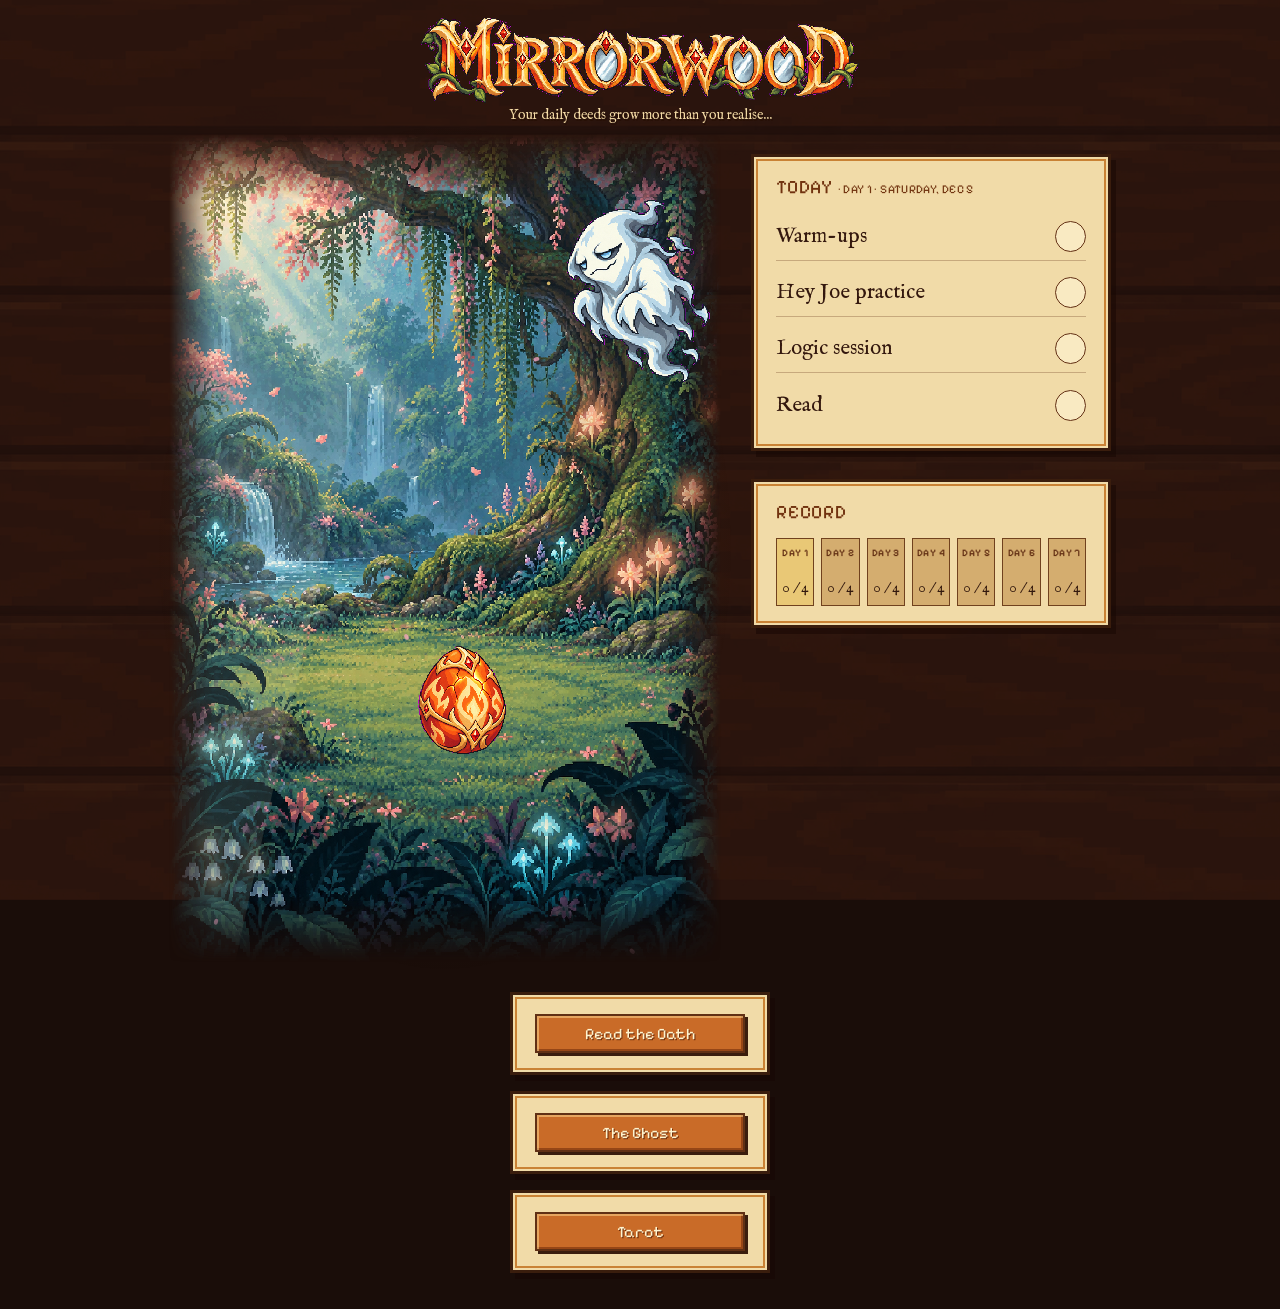
<file: index.html>
<!doctype html>
<html lang="en">
<head>
  <meta charset="utf-8">
  <meta name="viewport" content="width=device-width, initial-scale=1">
  <title>Mirrorwood — Seven Days</title>
  <link rel="stylesheet" href="fonts.css">
  <link rel="stylesheet" href="styles.css">
  <link rel="stylesheet" href="scene-fade.css">
  <link rel="stylesheet" href="drawers.css">
  <link rel="stylesheet" href="tarot.css">
  <link rel="stylesheet" href="record.css">
  <link rel="stylesheet" href="interactions.css">
</head>
<body>
  <img class="wood-backdrop" src="assets/bg-wood.png" alt="" aria-hidden="true">
  <div id="date-override" class="date-override" hidden></div>
  <main class="app-shell">
    <header class="hero">
      <h1 class="visually-hidden">Mirrorwood</h1>
      <img class="wordmark" src="assets/wordmark.png" alt="Mirrorwood">
      <p>Your daily deeds grow more than you realise...</p>
    </header>
    <div class="app-content">
    <section class="scene-column" aria-label="Today's scene">
      <div class="scene-frame-wrap">
      <div id="scene" class="scene">
        <img id="scene-image" class="scene-image" alt="">
        <canvas id="ambient-canvas" class="ambient-canvas" aria-hidden="true"></canvas>
        <div id="ambient-markers" class="ambient-markers" aria-hidden="true"></div>
        <div class="scene-dimmer" aria-hidden="true"></div>
        <div id="scene-flash" class="scene-flash" aria-hidden="true"></div>
        <img id="creature" class="sprite creature" alt="Creature">
        <img id="evolution-form" class="sprite creature evolution-form" alt="" hidden>
        <img id="sword" class="sprite sword" src="assets/sword.png" alt="Sword">
        <i id="sword-edge" class="sword-edge" aria-hidden="true"></i>
        <i id="sword-shimmer" class="sword-shimmer" aria-hidden="true"></i>
        <img id="ghost" class="sprite ghost" src="assets/ghost.png" alt="Ghost">
        <div id="ghost-glitch" class="ghost-glitch" aria-hidden="true"></div>
        <div id="particles" class="particles" aria-hidden="true"></div>
        <i id="shockwave" class="shockwave" aria-hidden="true"></i>
      </div>
      <img class="scene-frame" src="assets/frame.png" alt="" aria-hidden="true">
      </div>
    </section>
    <div id="demo-panel" class="demo-panel drawer-stack" hidden>
    <section class="panel" aria-labelledby="demo-title">
      <h2 id="demo-title">Try it</h2>
      <p>Three days, one deed left on each. Tick it, watch what the day brings, then press Next day.</p>
      <div class="demo-actions"><button id="next-demo-day" type="button">Next day</button><button id="reset-demo" type="button">Reset demo</button><button id="read-demo-oath" class="secondary-action" type="button">Read the Oath</button></div>
    </section>
    </div>
    <section class="side-column" aria-label="Daily tasks and seven-day record">
      <section class="panel tasks-panel" aria-labelledby="tasks-title">
        <h2 id="tasks-title">Today <span id="demo-badge" class="demo-badge" hidden>DEMO</span><span class="task-date">· Day <span id="day-number"></span> · <span id="date-label"></span></span></h2>
        <div id="task-list" class="task-list"></div>
      </section>
      <section class="panel record-panel" aria-labelledby="record-title">
        <h2 id="record-title">Record</h2>
        <div id="record" class="record" aria-label="Seven day record"></div>
      </section>
      <section id="layout-tools" class="layout-tools" hidden aria-label="Layout test tools">
        <label>Layout mode <select id="layout-mode"><option value="sprites">Sprites</option><option value="glows">Glow points</option><option value="glints">Glint points</option></select></label>
        <label>Preview form <select id="form-preview"></select></label>
        <p id="layout-readout"></p>
        <button id="copy-layout" type="button">Copy config</button>
        <div class="layout-replays">
          <button type="button" data-replay="forge">Forge</button>
          <button type="button" data-replay="strike">Strike</button>
          <button type="button" data-replay="hatch">Hatch</button>
          <button type="button" data-replay="evolve">Evolve</button>
        </div>
        <button id="preview-closing" type="button">Preview closing</button>
      </section>
    </section>
    <div id="oath-card" class="oath-card drawer-stack">
      <section class="panel" aria-label="The Oath">
        <button id="read-oath" class="secondary-action" type="button" aria-controls="tarot-drawer" aria-haspopup="dialog">Read the Oath</button>
      </section>
      <section class="panel" aria-label="The Ghost">
        <button id="ghost-open" class="drawer-trigger" type="button" aria-controls="tarot-drawer" aria-haspopup="dialog">The Ghost</button>
      </section>
      <section class="panel" aria-label="Tarot">
        <button id="tarot-open" class="drawer-trigger" type="button" aria-controls="tarot-drawer" aria-haspopup="dialog">Tarot</button>
      </section>
    </div>
    </div>
  </main>
  <section class="about" aria-labelledby="about-title">
    <h2 id="about-title">About</h2>
    <article><h3><img src="assets/ghost.png" alt="">The Ghost</h3><p>It is no great terror, and that is its cunning. It does not roar or strike. It drifts at the edge of the clearing, heavy-lidded and patient, and asks only that you do nothing at all.</p><p>It is made of small things: of later, of tomorrow, of one more hour that was never needed. It feeds on no single failing, but on the long, quiet sum of them, and it is well content on days that pass unmarked. Know this also: it cannot be slain for good. Each dawn it returns, as surely as the choice returns to you.</p><p>There is no final victory over it, only the victory of today: the instrument lifted, the page turned, the work begun. And on the days it is not met, it does not gloat. It simply stays.</p></article>
    <img class="about-divider" src="assets/divider.png" alt="">
    <article><h3><img src="assets/object-ember.png" alt="">What this is</h3><p>A seven-day reset. Four things, every day, done in real life. Nothing here asks for more of your time.</p></article>
    <img class="about-divider" src="assets/divider.png" alt="">
    <article><h3><img src="assets/object-bloom.png" alt="">Why</h3><p>Classic monster-raising games make progress visible: you watch something grow because of what you did. Real practice doesn't give you that. A week of warm-ups looks like nothing. This borrows the visual payoff and leaves out everything else.</p></article>
    <img class="about-divider" src="assets/divider.png" alt="">
    <article><h3><img src="assets/object-tide.png" alt="">How it works</h3><p>There is nothing to do in this world. No coins, no shop, no quests, no exploring. Tick what you actually did. Complete all four and the sword forges, the ghost falls, and your creature grows. Miss a day and it simply doesn't. Ticks are on your honour; a false one only costs you. You live your life. This only reflects it.</p></article>
    <a class="demo-link" href="?demo=1">Try the seven-day demo</a>
  </section>
  <section id="shared-oath" class="about demo-oath" hidden aria-labelledby="oath-title">
    <section class="panel oath-panel">
      <h2 id="oath-title">The Oath</h2>
      <p>You will not be given the ending. No one is. The harvest is not yours to command... only the sowing, and the sowing is wholly yours.</p>
      <p>Set your heart upon the deed and not upon its fruit, and you cannot be beaten. Halted, perhaps, and for a while. But not beaten.</p>
      <p>The tasks set before you will seem small. They are meant to. Nothing great was ever made of anything but small things laid patiently one upon another, and every tower men come far to look upon was once a man carrying a stone, and then another, and no one watching.</p>
      <p>Do not wait upon your heart to be willing. Hearts are weather. Begin, and the will comes after... or it does not come at all, and the work stands finished regardless.</p>
      <p>There will be days you fall. Count upon them as you count upon winter. A day lost is not a life lost, and no night is so long that the morning cannot be entered clean.</p>
      <p>Hold two things at once and you will not break: certainty that this road ends well, and honesty about the mile you now walk. Those who carried only the first have died of springs that never came.</p>
      <p>And know this plainly. No one is coming to do it in your stead. Others are not you.</p>
      <p>If not now, when?</p>
      <div class="oath-verse"><span>The end is not mine to command,</span><span>nor harvest mine to name;</span><span>the sowing only... that is mine,</span><span>in sun or wind or rain.</span></div>
      <div class="oath-verse"><span>Let hope run thin, let will go cold,</span><span>let seasons come and go:</span><span>the stone is laid, the step is made,</span><span>and that is all I owe.</span></div>
      <p class="oath-final">Not for the ending. For the doing.</p>
    </section>
  </section>
  <section id="demo-oath" class="about demo-oath" hidden aria-label="The Oath"></section>
  <dialog id="profile-welcome" class="profile-welcome" aria-labelledby="profile-welcome-title">
    <section class="panel profile-welcome-card">
      <h2 id="profile-welcome-title"><span id="profile-welcome-name"></span>,</h2>
      <p id="profile-welcome-start"></p>
      <p id="profile-welcome-deeds"></p>
      <p>Tick only what you did. No one checks; a false tick costs only you.</p>
      <p>Don't carry the whole week. Carry only the next step, and give it your care. That is enough. It always was.</p>
      <button id="profile-welcome-close" type="button"></button>
    </section>
  </dialog>
  <dialog id="demo-welcome" class="profile-welcome" aria-labelledby="demo-welcome-title">
    <section class="panel profile-welcome-card">
      <h2 id="demo-welcome-title">Welcome, stranger,</h2>
      <p>This is Mirrorwood. It asks nothing of your time. Each day, a few deeds are done out there, in real life, and this world only reflects them.</p>
      <p>Here are three days. On each, one deed remains.</p>
      <p>Nothing here will lecture you. It only witnesses.</p>
      <button id="demo-welcome-close" type="button">Enter</button>
    </section>
  </dialog>
  <dialog id="closing-message" class="profile-welcome" aria-labelledby="closing-message-title">
    <section class="panel profile-welcome-card">
      <h2 id="closing-message-title"></h2>
      <p id="closing-message-opening"></p>
      <p>We never asked where you would arrive. What you did was witnessed: each day you came back, each small deed done when no one else was looking.</p>
      <p>You may not feel far from where you began. You are further than you think.</p>
      <p>The doing was the point. It always was.</p>
      <button id="closing-message-close" type="button">Rest</button>
    </section>
  </dialog>
  <script src="drawers.js"></script>
  <script src="tarot.js"></script>
  <script src="fortnight-rules.js"></script>
  <script src="fortnight-profile.js"></script>
  <script src="demo.js"></script>
  <script src="app.js"></script>
</body>
</html>
</file>
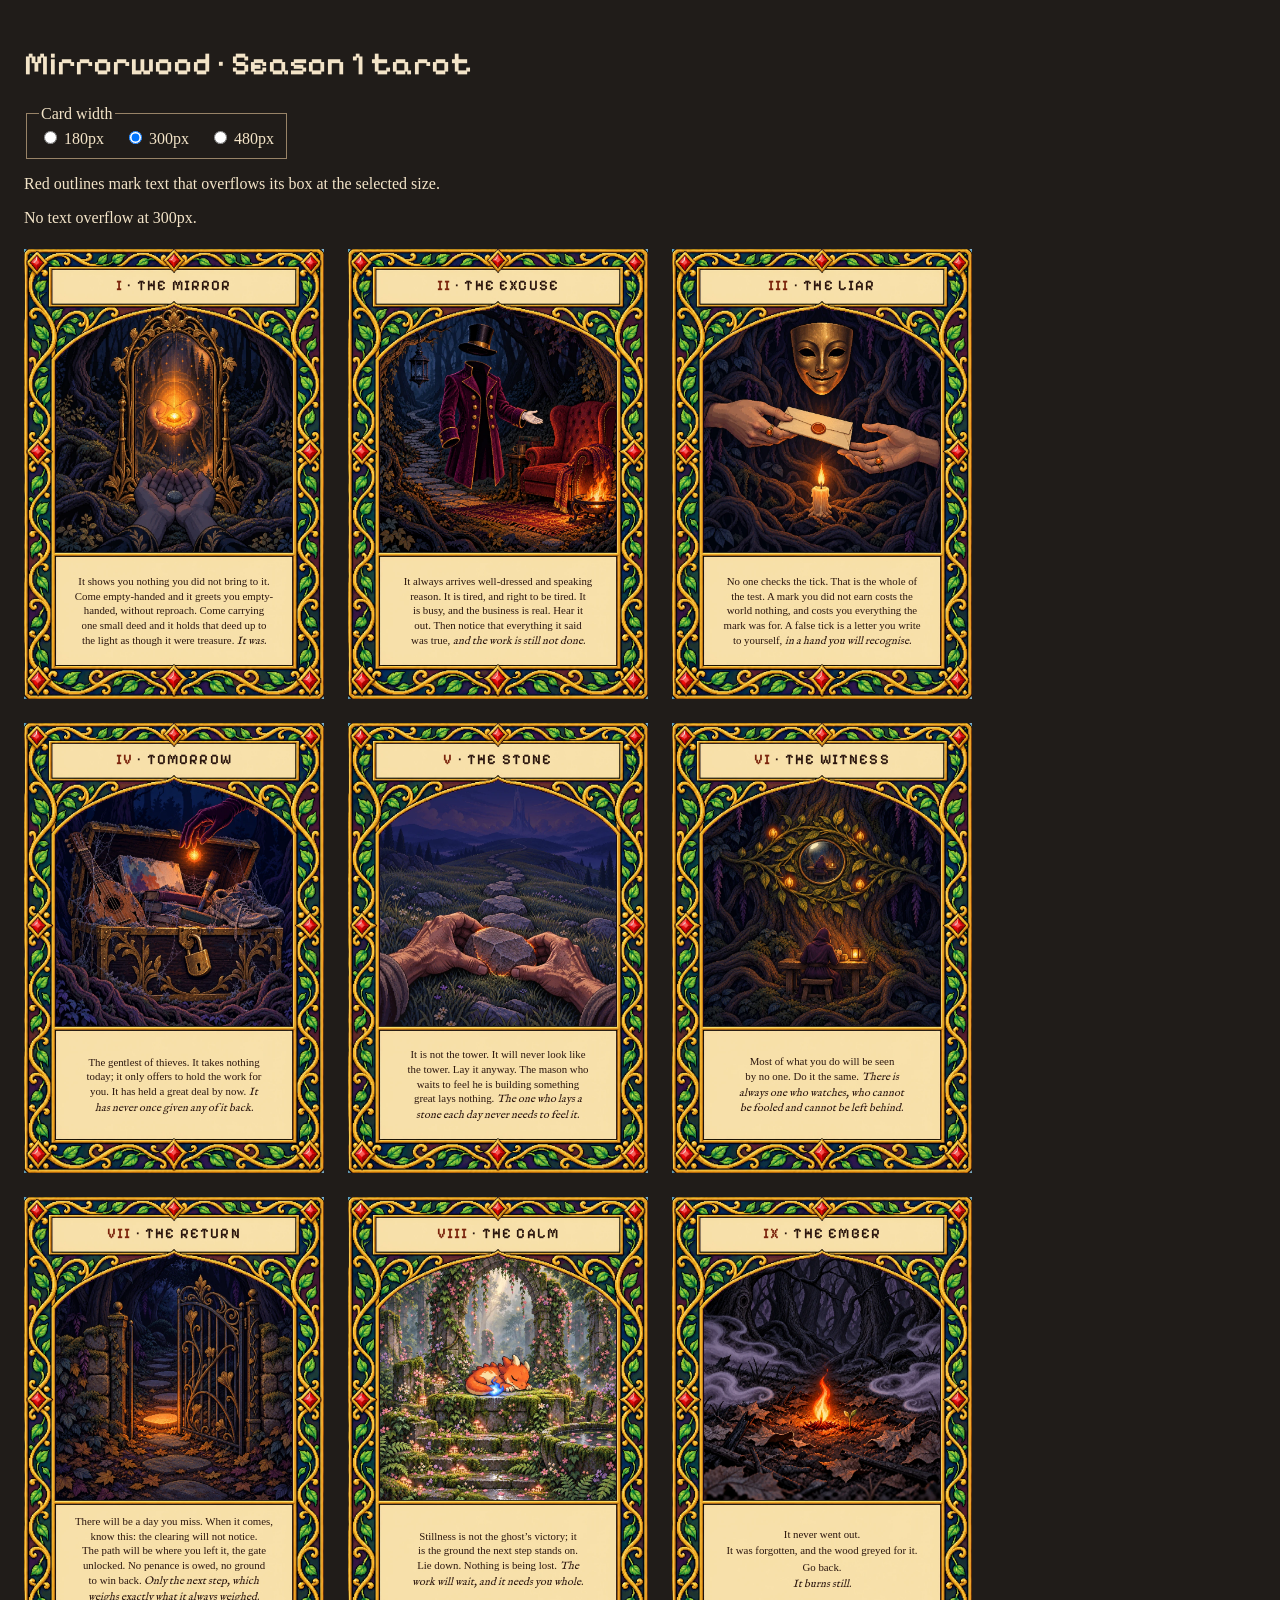
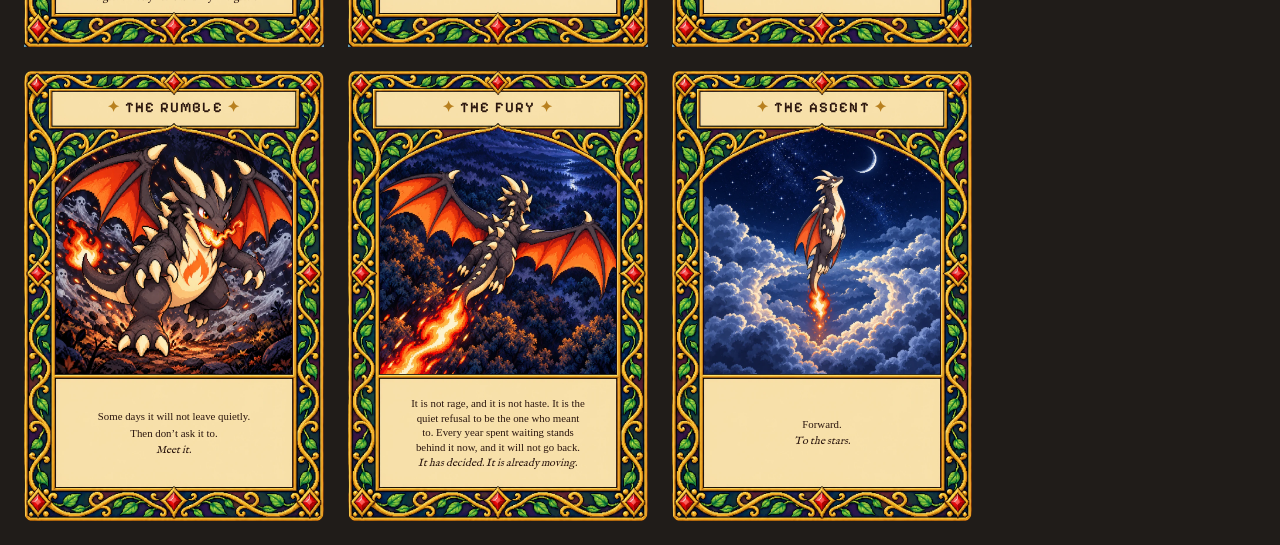
<file: tarot-preview.html>
<!doctype html>
<html lang="en">
<head>
  <meta charset="utf-8">
  <meta name="viewport" content="width=device-width, initial-scale=1">
  <title>Mirrorwood · Tarot preview</title>
  <link rel="preconnect" href="https://fonts.googleapis.com">
  <link rel="preconnect" href="https://fonts.gstatic.com" crossorigin>
  <link href="https://fonts.googleapis.com/css2?family=IM+Fell+English:ital@0;1&family=Pixelify+Sans:wght@400;500;600&display=swap" rel="stylesheet">
  <link rel="stylesheet" href="tarot.css">
  <script src="tarot.js" defer></script>
  <style>
    body { margin: 0; padding: 24px; background: #201c19; color: #f3e4c8; font-family: 'IM Fell English', serif; }
    h1 { font-family: 'Pixelify Sans', sans-serif; font-weight: 600; }
    fieldset { display: flex; gap: 20px; width: fit-content; border: 1px solid #988367; }
    label, input { cursor: pointer; }
    .tarot-preview-grid { --tarot-preview-width: 300px; display: grid; grid-template-columns: repeat(auto-fill, var(--tarot-preview-width)); gap: 24px; align-items: start; }
    .tarot-preview-overflow { outline: 2px solid red; }
    .tarot-preview-status { min-height: 1.5em; }
  </style>
</head>
<body>
  <h1>Mirrorwood · Season 1 tarot</h1>
  <fieldset>
    <legend>Card width</legend>
    <label><input type="radio" name="size" value="180"> 180px</label>
    <label><input type="radio" name="size" value="300" checked> 300px</label>
    <label><input type="radio" name="size" value="480"> 480px</label>
  </fieldset>
  <p>Red outlines mark text that overflows its box at the selected size.</p>
  <p class="tarot-preview-status" role="status">Loading cards…</p>
  <main class="tarot-preview-grid" aria-label="Season 1 tarot cards"></main>
  <script>
    document.addEventListener('DOMContentLoaded', async function () {
      const grid = document.querySelector('.tarot-preview-grid');
      const status = document.querySelector('.tarot-preview-status');
      let cards = [];
      let pending;

      function checkOverflow() {
        const overflowing = [];
        grid.querySelectorAll('.tarot-card').forEach(function (card, index) {
          const box = card.querySelector('.tarot-text');
          const bounds = box.getBoundingClientRect();
          const range = document.createRange();
          range.selectNodeContents(box.querySelector('.tarot-copy'));
          const overflow = Array.from(range.getClientRects()).some(function (rect) {
            return rect.top < bounds.top - 0.5 || rect.bottom > bounds.bottom + 0.5 ||
              rect.left < bounds.left - 0.5 || rect.right > bounds.right + 0.5;
          });
          box.classList.toggle('tarot-preview-overflow', overflow);
          if (overflow) overflowing.push(cards[index].name);
        });
        const size = document.querySelector('input[name="size"]:checked').value;
        status.textContent = overflowing.length
          ? 'Text overflow at ' + size + 'px: ' + overflowing.join(', ') + '.'
          : 'No text overflow at ' + size + 'px.';
      }

      function scheduleCheck() {
        cancelAnimationFrame(pending);
        pending = requestAnimationFrame(checkOverflow);
      }

      document.querySelectorAll('input[name="size"]').forEach(function (input) {
        input.addEventListener('change', function () {
          grid.style.setProperty('--tarot-preview-width', input.value + 'px');
          scheduleCheck();
        });
      });

      try {
        const data = await MirrorwoodTarot.loadCards();
        cards = data.cards;
        cards.forEach(function (card) { grid.append(MirrorwoodTarot.renderCard(card)); });
        await document.fonts.ready;
        const observer = new ResizeObserver(scheduleCheck);
        grid.querySelectorAll('.tarot-card').forEach(function (card) { observer.observe(card); });
        document.fonts.addEventListener('loadingdone', scheduleCheck);
        scheduleCheck();
      } catch (error) {
        status.textContent = 'Could not load the preview: ' + error.message;
      }
    });
  </script>
</body>
</html>
</file>
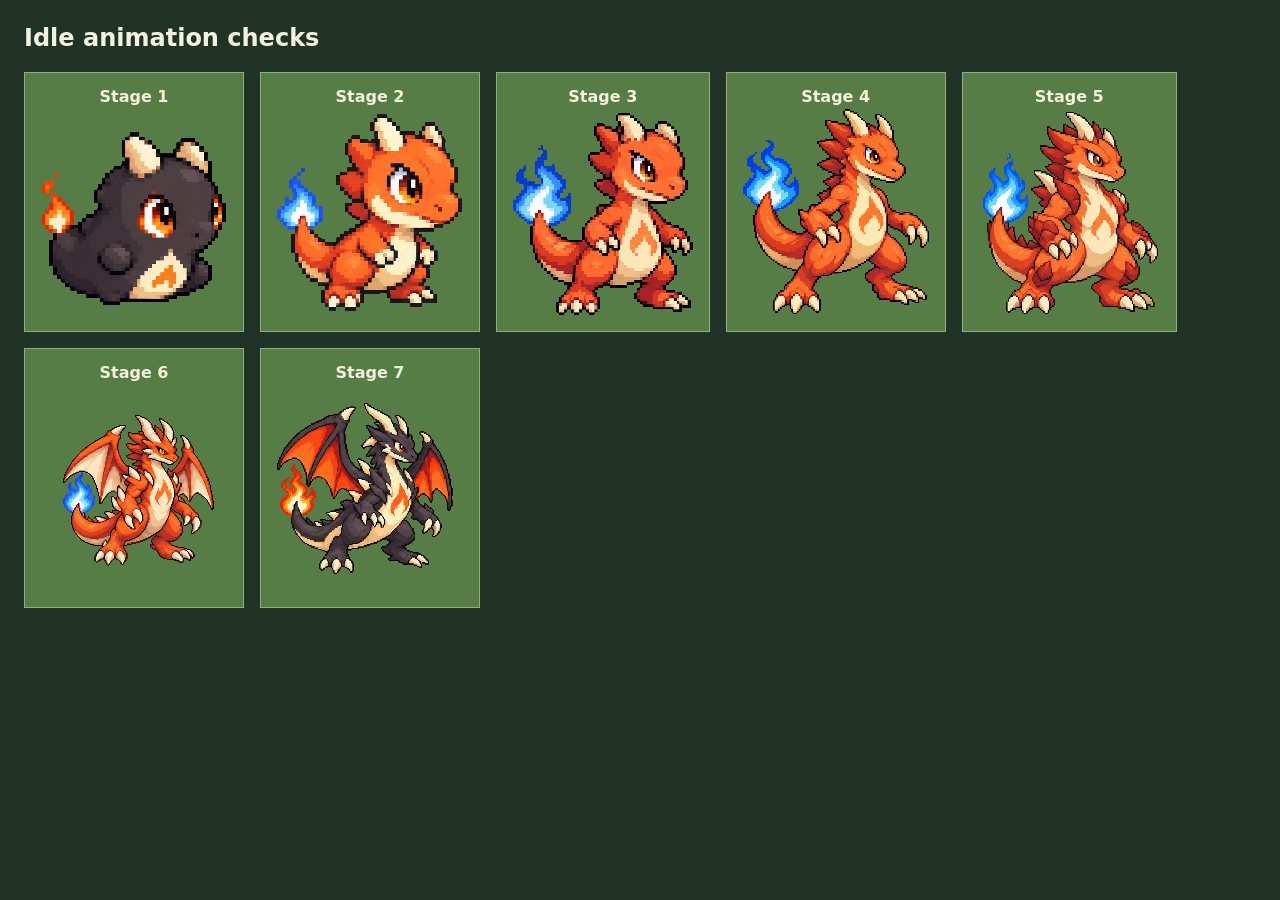
<file: scripts/idle-check.html>
<!doctype html>
<html lang="en">
<head>
  <meta charset="utf-8">
  <meta name="viewport" content="width=device-width, initial-scale=1">
  <title>Idle animation checks</title>
  <style>
    :root { color-scheme: dark; font-family: system-ui, sans-serif; }
    * { box-sizing: border-box; }
    body { margin: 0; padding: 24px; color: #f4f1df; background: #203326; }
    h1 { margin: 0 0 20px; font-size: 1.5rem; }
    main { display: flex; flex-wrap: wrap; align-items: flex-end; gap: 16px; }
    figure { display: grid; place-items: center; min-width: 150px; min-height: 260px; margin: 0; padding: 14px; border: 1px solid #90ae7d; background: #567d46; }
    figcaption { align-self: start; font-weight: 700; }
    img { display: block; width: auto; max-width: 190px; height: 210px; object-fit: contain; image-rendering: crisp-edges; image-rendering: pixelated; }
  </style>
</head>
<body>
  <h1>Idle animation checks</h1>
  <main id="previews"></main>
  <script>
    const STANDARD = [[1, 500], [2, 450], [1, 350], [4, 450], [1, 500],
      [2, 450], [3, 140], [1, 350], [4, 450]];
    const STAGE_FOUR = [[1, 500], [2, 450], [1, 350], [4, 450], [1, 500],
      [2, 450], [3, 140], [1, 350], [1, 450]];
    const BREATHING = [[1, 500], [2, 450], [1, 350], [1, 450], [1, 500],
      [2, 450], [3, 140], [1, 350], [1, 450]];
    const SPECIAL = [[4, 220], [5, 900], [4, 220], [1, 600]];
    const path = (stage, frame) => `../assets/stage-${stage}-idle-${frame}.png`;

    for (let stage = 1; stage <= 7; stage += 1) {
      const figure = document.createElement('figure');
      const caption = document.createElement('figcaption');
      const preview = new Image();
      caption.textContent = `Stage ${stage}`;
      preview.src = path(stage, 1);
      preview.alt = `Animated stage ${stage} creature`;
      figure.append(caption, preview);
      document.querySelector('#previews').append(figure);

      const sequence = stage <= 3 ? STANDARD
        : stage === 4 ? STAGE_FOUR
          : [...BREATHING, ...BREATHING, ...SPECIAL];
      let step = 0;
      function playNext() {
        const [frame, duration] = sequence[step];
        preview.src = path(stage, frame);
        step = (step + 1) % sequence.length;
        window.setTimeout(playNext, duration);
      }
      playNext();
    }
  </script>
</body>
</html>
</file>
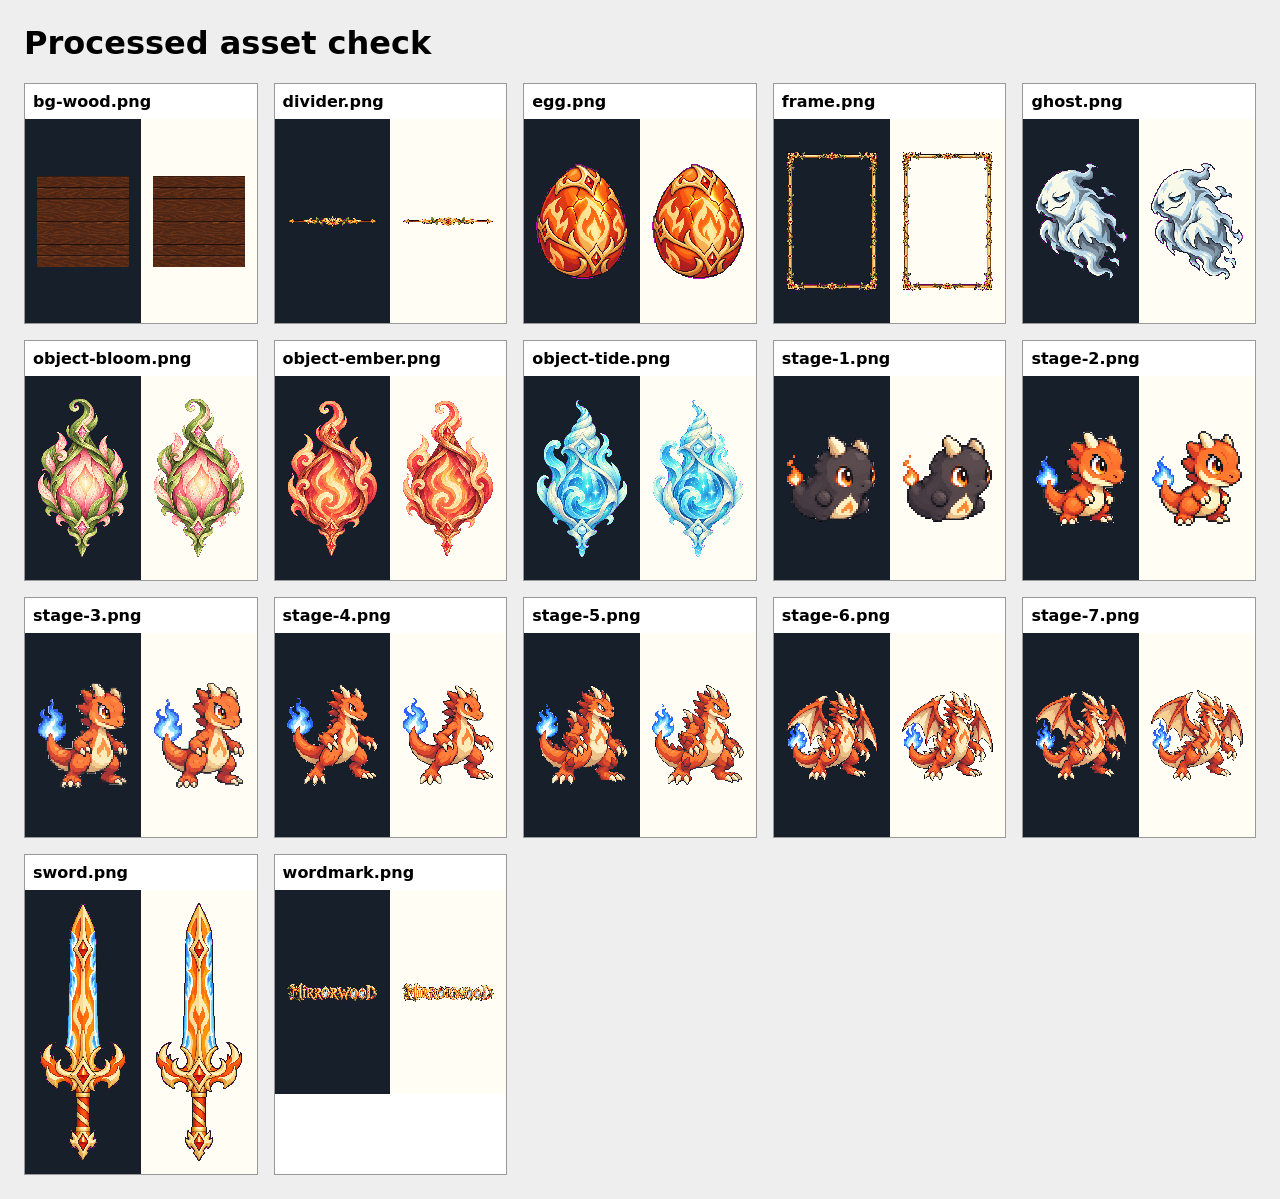
<file: scripts/key-check.html>
<!doctype html>
<html lang="en">
<meta charset="utf-8">
<meta name="viewport" content="width=device-width, initial-scale=1">
<title>Keyed asset check</title>
<style>
  body { font: 16px system-ui, sans-serif; margin: 24px; background: #eee; }
  .grid { display: grid; grid-template-columns: repeat(auto-fit, minmax(230px, 1fr)); gap: 16px; }
  figure { margin: 0; border: 1px solid #999; background: #fff; }
  figcaption { padding: 8px; font-weight: 600; }
  .views { display: grid; grid-template-columns: 1fr 1fr; }
  .view { min-height: 180px; padding: 12px; display: grid; place-items: center; }
  .dark { background: #17202a; } .light { background: #fffdf4; }
  img { image-rendering: pixelated; max-width: 100%; max-height: 260px; }
</style>
<body>
<h1>Processed asset check</h1>
<main class="grid" id="grid"></main>
<script>
  const files = ['bg-wood.png', 'divider.png', 'egg.png', 'frame.png', 'ghost.png', 'object-bloom.png', 'object-ember.png', 'object-tide.png', ...Array.from({length: 7}, (_, i) => `stage-${i + 1}.png`), 'sword.png', 'wordmark.png'];
  document.querySelector('#grid').innerHTML = files.map(name => `<figure><figcaption>${name}</figcaption><div class="views"><div class="view dark"><img src="../assets/${name}" alt="${name} on dark"></div><div class="view light"><img src="../assets/${name}" alt="${name} on light"></div></div></figure>`).join('');
</script>
</body>
</html>
</file>
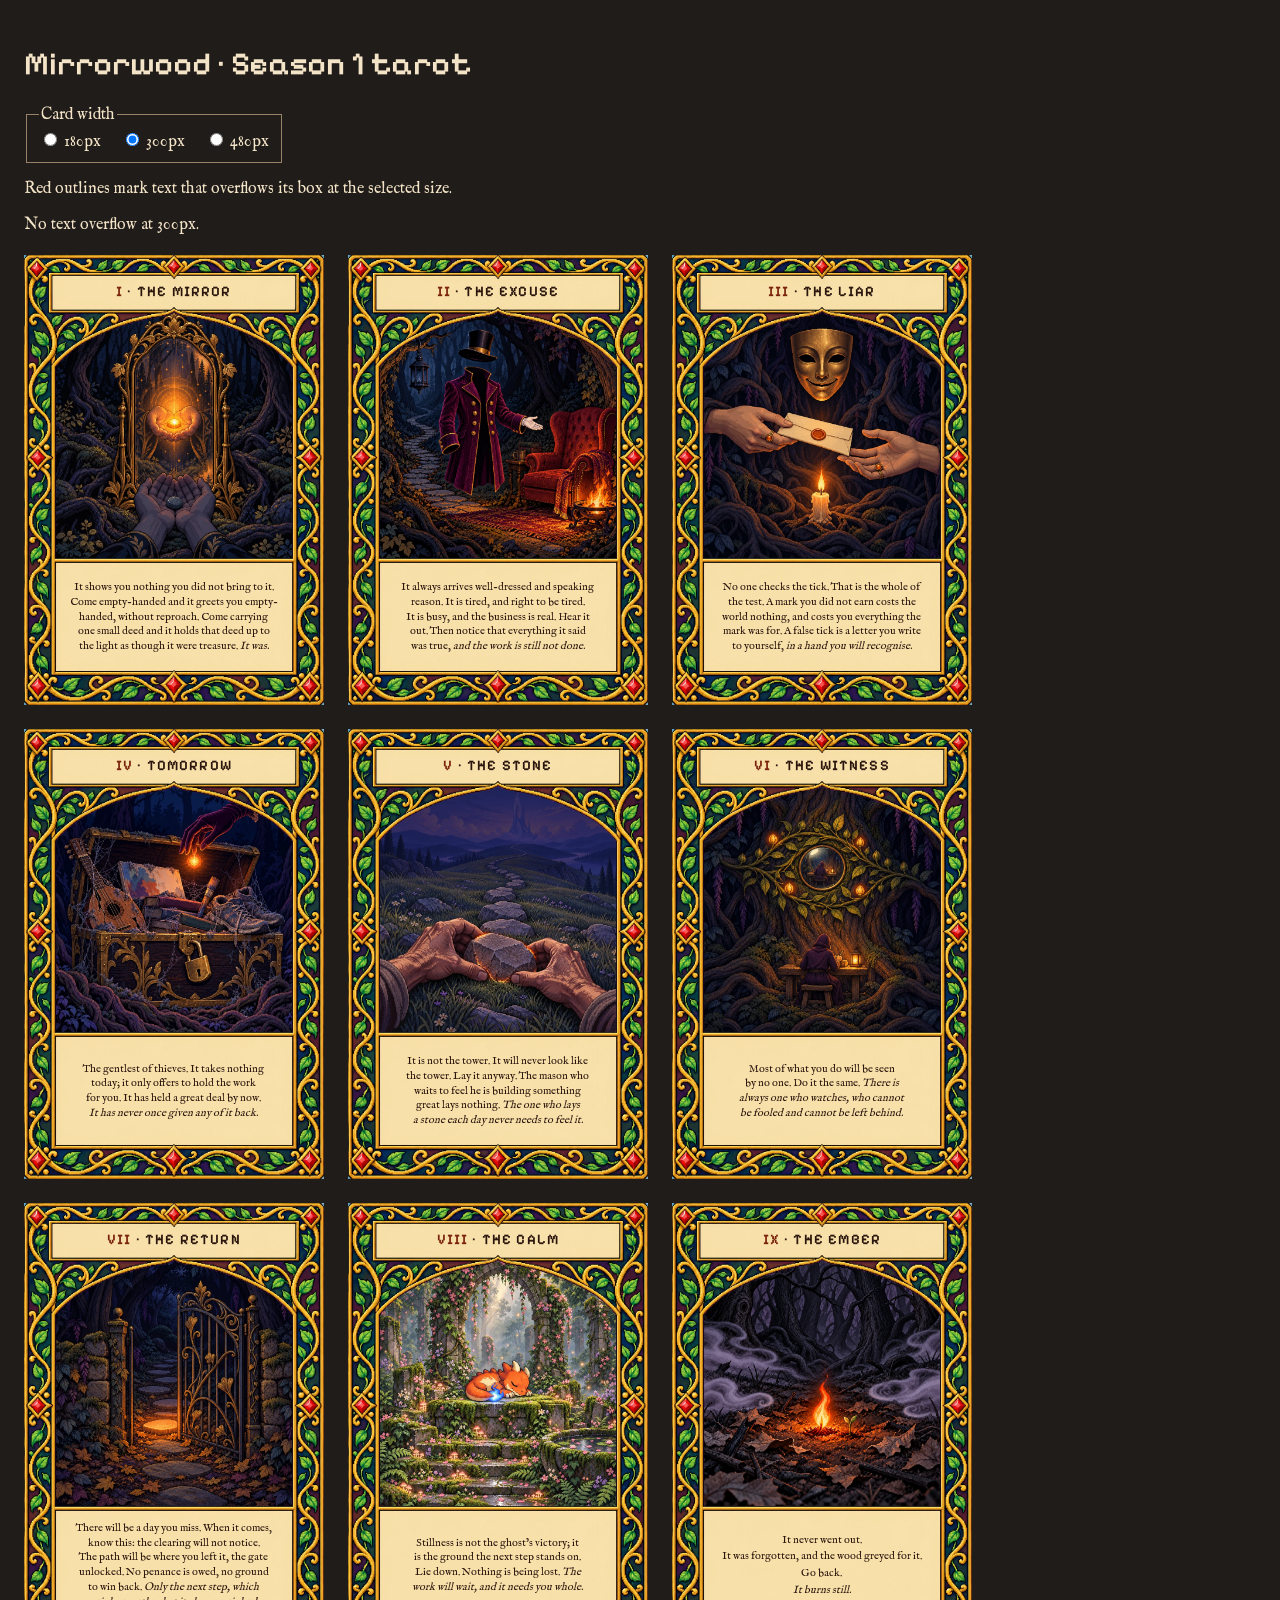
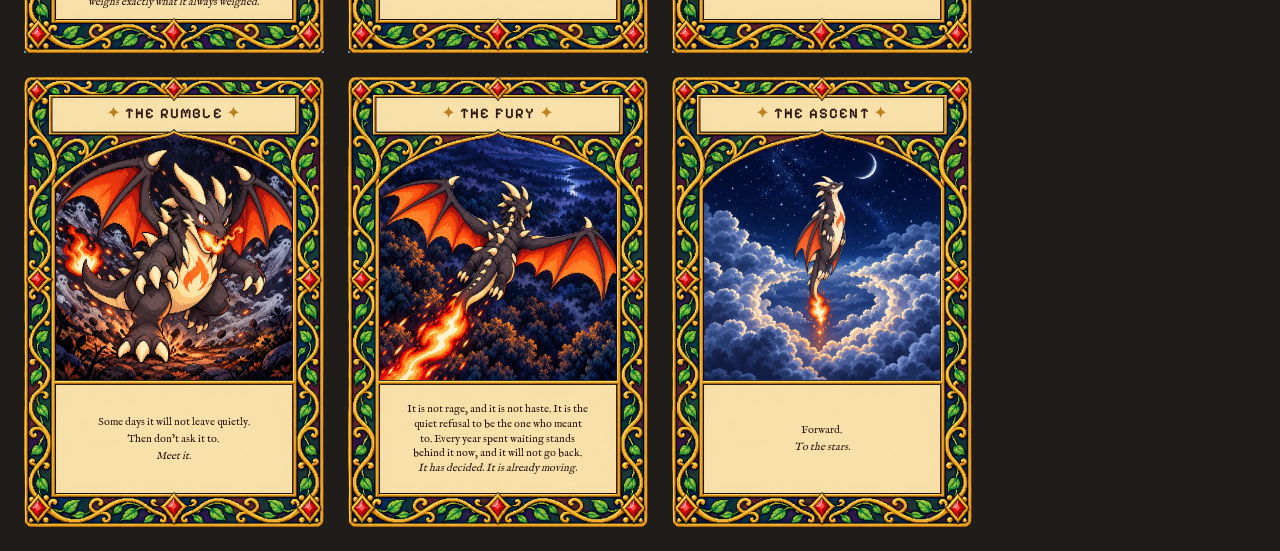
<file: scripts/tarot-preview.html>
<!doctype html>
<html lang="en">
<head>
  <meta charset="utf-8">
  <meta name="viewport" content="width=device-width, initial-scale=1">
  <base href="../">
  <title>Mirrorwood · Tarot preview</title>
  <link rel="stylesheet" href="fonts.css">
  <link rel="stylesheet" href="drawers.css">
  <link rel="stylesheet" href="tarot.css">
  <script src="drawers.js" defer></script>
  <script src="tarot.js" defer></script>
  <style>
    body { margin: 0; padding: 24px; background: #201c19; color: #f3e4c8; font-family: 'IM Fell English', serif; }
    h1 { font-family: 'Pixelify Sans', sans-serif; font-weight: 600; }
    fieldset { display: flex; gap: 20px; width: fit-content; border: 1px solid #988367; }
    label, input { cursor: pointer; }
    .tarot-preview-grid { --tarot-preview-width: 300px; display: grid; grid-template-columns: repeat(auto-fill, var(--tarot-preview-width)); gap: 24px; align-items: start; }
    .tarot-preview-overflow { outline: 2px solid red; }
    .tarot-preview-status { min-height: 1.5em; }
  </style>
</head>
<body>
  <h1>Mirrorwood · Season 1 tarot</h1>
  <fieldset>
    <legend>Card width</legend>
    <label><input type="radio" name="size" value="180"> 180px</label>
    <label><input type="radio" name="size" value="300" checked> 300px</label>
    <label><input type="radio" name="size" value="480"> 480px</label>
  </fieldset>
  <p>Red outlines mark text that overflows its box at the selected size.</p>
  <p class="tarot-preview-status" role="status">Loading cards…</p>
  <main class="tarot-preview-grid" aria-label="Season 1 tarot cards"></main>
  <script>
    document.addEventListener('DOMContentLoaded', async function () {
      const grid = document.querySelector('.tarot-preview-grid');
      const status = document.querySelector('.tarot-preview-status');
      let cards = [];
      let pending;

      function checkOverflow() {
        const overflowing = [];
        grid.querySelectorAll('.tarot-card').forEach(function (card, index) {
          const box = card.querySelector('.tarot-text');
          const bounds = box.getBoundingClientRect();
          const range = document.createRange();
          range.selectNodeContents(box.querySelector('.tarot-copy'));
          const overflow = Array.from(range.getClientRects()).some(function (rect) {
            return rect.top < bounds.top - 0.5 || rect.bottom > bounds.bottom + 0.5 ||
              rect.left < bounds.left - 0.5 || rect.right > bounds.right + 0.5;
          });
          box.classList.toggle('tarot-preview-overflow', overflow);
          if (overflow) overflowing.push(cards[index].name);
        });
        const size = document.querySelector('input[name="size"]:checked').value;
        status.textContent = overflowing.length
          ? 'Text overflow at ' + size + 'px: ' + overflowing.join(', ') + '.'
          : 'No text overflow at ' + size + 'px.';
      }

      function scheduleCheck() {
        cancelAnimationFrame(pending);
        pending = requestAnimationFrame(checkOverflow);
      }

      document.querySelectorAll('input[name="size"]').forEach(function (input) {
        input.addEventListener('change', function () {
          grid.style.setProperty('--tarot-preview-width', input.value + 'px');
          scheduleCheck();
        });
      });

      try {
        const data = await MirrorwoodTarot.loadCards();
        cards = data.cards;
        cards.forEach(function (card) { grid.append(MirrorwoodTarot.renderCard(card)); });
        await document.fonts.ready;
        const observer = new ResizeObserver(scheduleCheck);
        grid.querySelectorAll('.tarot-card').forEach(function (card) { observer.observe(card); });
        document.fonts.addEventListener('loadingdone', scheduleCheck);
        scheduleCheck();
      } catch (error) {
        status.textContent = 'Could not load the preview: ' + error.message;
      }
    });
  </script>
</body>
</html>
</file>
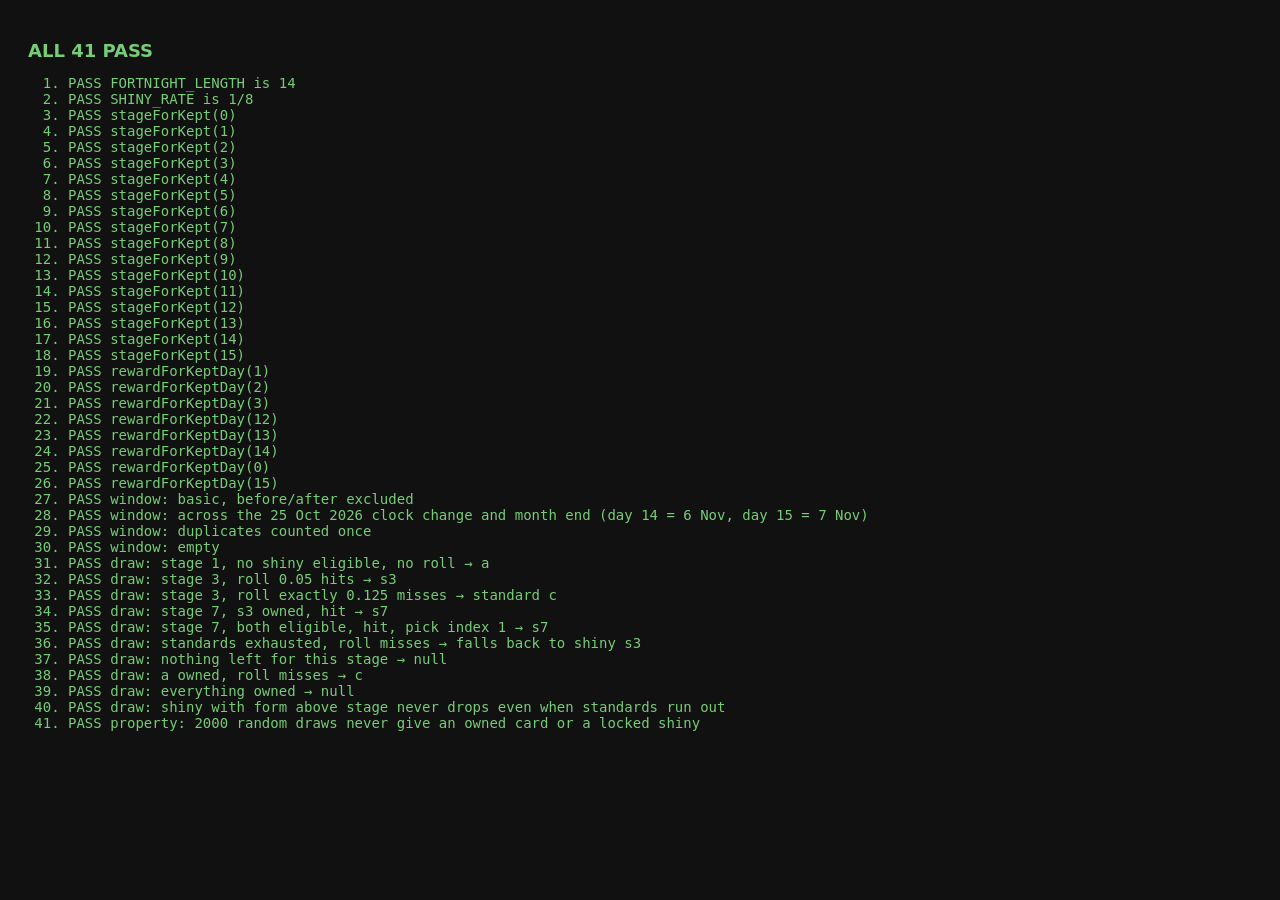
<file: scripts/tests/rules-test.html>
<!doctype html>
<!-- Independent tests for fortnight-rules.js. Written by Claude on 29 Sep 2026 BEFORE the implementation,
     with expected values worked out by hand from the rules in context/mirrorwood.md.
     Do not edit this file to make tests pass — fix the implementation instead.
     Open at http://localhost:4173/scripts/tests/rules-test.html -->
<meta charset="utf-8"><title>Rules tests</title>
<style>body{font:14px ui-monospace,monospace;padding:20px;background:#111;color:#ddd}.ok{color:#7c7}.bad{color:#f66}h1{font:600 18px system-ui}</style>
<h1 id="summary">Running…</h1>
<ol id="out"></ol>
<script src="../../fortnight-rules.js"></script>
<script>
(function () {
  const out = document.getElementById('out');
  let pass = 0, fail = 0;
  function check(name, actual, expected) {
    const ok = JSON.stringify(actual) === JSON.stringify(expected);
    ok ? pass++ : fail++;
    const li = document.createElement('li');
    li.className = ok ? 'ok' : 'bad';
    li.textContent = (ok ? 'PASS  ' : 'FAIL  ') + name + (ok ? '' : '  — expected ' + JSON.stringify(expected) + ', got ' + JSON.stringify(actual));
    out.append(li);
  }
  function seq(values) { let i = 0; return function () { if (i >= values.length) throw new Error('rng called too many times'); return values[i++]; }; }
  function guard(name, fn, expected) { try { check(name, fn(), expected); } catch (e) { check(name + ' (threw: ' + e.message + ')', 'threw', expected); } }

  const R = window.MirrorwoodRules;
  if (!R) { document.getElementById('summary').textContent = 'FAIL — window.MirrorwoodRules not found'; document.title = 'FAIL'; return; }

  // --- Constants
  check('FORTNIGHT_LENGTH is 14', R.FORTNIGHT_LENGTH, 14);
  check('SHINY_RATE is 1/8', R.SHINY_RATE, 0.125);

  // --- stageForKept: evolution first. Odd kept days evolve. stage = ceil(kept/2), capped at 7.
  const stages = [[0,0],[1,1],[2,1],[3,2],[4,2],[5,3],[6,3],[7,4],[8,4],[9,5],[10,5],[11,6],[12,6],[13,7],[14,7],[15,7]];
  stages.forEach(([k, s]) => check('stageForKept(' + k + ')', R.stageForKept(k), s));

  // --- rewardForKeptDay: the k-th kept day (1-based) awards 'evolve' if odd, 'card' if even. Outside 1..14 → null.
  [[1,'evolve'],[2,'card'],[3,'evolve'],[12,'card'],[13,'evolve'],[14,'card'],[0,null],[15,null]]
    .forEach(([k, r]) => check('rewardForKeptDay(' + k + ')', R.rewardForKeptDay(k), r));

  // --- keptDaysInWindow(completeDates, firstDay): count completed dates inside the 14 calendar days from firstDay inclusive.
  check('window: basic, before/after excluded',
    R.keptDaysInWindow(['2026-10-06','2026-10-08','2026-10-19','2026-10-20','2026-10-05'], '2026-10-06'), 3);
  check('window: across the 25 Oct 2026 clock change and month end (day 14 = 6 Nov, day 15 = 7 Nov)',
    R.keptDaysInWindow(['2026-10-24','2026-10-25','2026-10-26','2026-11-06','2026-11-07'], '2026-10-24'), 4);
  check('window: duplicates counted once',
    R.keptDaysInWindow(['2026-10-06','2026-10-06'], '2026-10-06'), 1);
  check('window: empty', R.keptDaysInWindow([], '2026-10-06'), 0);

  // --- drawCard(cards, ownedIds, stage, rng). Order of rng use is part of the rule:
  // 1) eligible shinies = shinies (numeral null) with form <= stage, not owned, in file order.
  // 2) if any eligible shiny: r = rng(); if r < SHINY_RATE → return eligible[floor(rng() * eligible.length)].
  // 3) else unowned standard cards (file order): if any → return them[floor(rng() * length)].
  // 4) else if any eligible shiny → return eligible[floor(rng() * length)]. 5) else null.
  const cards = [
    { id: 'a', numeral: 'I' }, { id: 'b', numeral: 'II' }, { id: 'c', numeral: 'III' },
    { id: 's3', numeral: null, form: 3 }, { id: 's7', numeral: null, form: 7 }
  ];
  guard('draw: stage 1, no shiny eligible, no roll → a', () => R.drawCard(cards, [], 1, seq([0.0])), 'a');
  guard('draw: stage 3, roll 0.05 hits → s3', () => R.drawCard(cards, [], 3, seq([0.05, 0.9])), 's3');
  guard('draw: stage 3, roll exactly 0.125 misses → standard c', () => R.drawCard(cards, [], 3, seq([0.125, 0.7])), 'c');
  guard('draw: stage 7, s3 owned, hit → s7', () => R.drawCard(cards, ['s3'], 7, seq([0.1, 0.99])), 's7');
  guard('draw: stage 7, both eligible, hit, pick index 1 → s7', () => R.drawCard(cards, [], 7, seq([0.1, 0.6])), 's7');
  guard('draw: standards exhausted, roll misses → falls back to shiny s3', () => R.drawCard(cards, ['a','b','c'], 7, seq([0.5, 0.3])), 's3');
  guard('draw: nothing left for this stage → null', () => R.drawCard(cards, ['a','b','c'], 2, seq([])), null);
  guard('draw: a owned, roll misses → c', () => R.drawCard(cards, ['a'], 3, seq([0.9, 0.5])), 'c');
  guard('draw: everything owned → null', () => R.drawCard(cards, ['a','b','c','s3','s7'], 7, seq([])), null);
  guard('draw: shiny with form above stage never drops even when standards run out', () => R.drawCard(cards, ['a','b','c'], 6, seq([0.0, 0.0])), 's3');

  // --- Property: over many random draws, never returns an owned card or a locked shiny.
  let bad = 0;
  for (let i = 0; i < 2000; i++) {
    const owned = cards.filter(() => Math.random() < 0.4).map(c => c.id);
    const stage = Math.floor(Math.random() * 8);
    const id = R.drawCard(cards, owned, stage, Math.random);
    const card = cards.find(c => c.id === id);
    if (id !== null && (owned.includes(id) || (card.numeral === null && card.form > stage))) bad++;
  }
  check('property: 2000 random draws never give an owned card or a locked shiny', bad, 0);

  const summary = fail === 0 ? 'ALL ' + pass + ' PASS' : fail + ' FAIL, ' + pass + ' pass';
  document.getElementById('summary').textContent = summary;
  document.getElementById('summary').className = fail === 0 ? 'ok' : 'bad';
  document.title = fail === 0 ? 'ALL PASS' : 'FAIL';
}());
</script>
</file>
<file: fonts.css>
/* Self-hosted Fontsource latin fonts; licences in assets/fonts/. */
@font-face {
  font-family: 'IM Fell English';
  font-style: normal;
  font-weight: 400;
  font-display: swap;
  src: url('assets/fonts/im-fell-english-latin-400-normal.woff2') format('woff2');
}

@font-face {
  font-family: 'IM Fell English';
  font-style: italic;
  font-weight: 400;
  font-display: swap;
  src: url('assets/fonts/im-fell-english-latin-400-italic.woff2') format('woff2');
}

@font-face {
  font-family: 'Pixelify Sans';
  font-style: normal;
  font-weight: 400;
  font-display: swap;
  src: url('assets/fonts/pixelify-sans-latin-400-normal.woff2') format('woff2');
}

@font-face {
  font-family: 'Pixelify Sans';
  font-style: normal;
  font-weight: 500;
  font-display: swap;
  src: url('assets/fonts/pixelify-sans-latin-500-normal.woff2') format('woff2');
}

@font-face {
  font-family: 'Pixelify Sans';
  font-style: normal;
  font-weight: 600;
  font-display: swap;
  src: url('assets/fonts/pixelify-sans-latin-600-normal.woff2') format('woff2');
}
</file>
<file: styles.css>
:root {
  color: #1c1b24;
  background: #f3ede2;
  font-family: Georgia, "Times New Roman", serif;
}

* { box-sizing: border-box; }
body { margin: 0; min-width: 320px; }
button { font: inherit; }

.app-shell {
  width: min(1440px, 100%);
  min-height: 100vh;
  margin: 0 auto;
  padding: clamp(20px, 4vw, 56px);
  display: grid;
  grid-template-columns: minmax(0, 2fr) minmax(330px, 0.95fr);
  gap: clamp(32px, 6vw, 96px);
  align-items: center;
}

.scene-column { display: grid; place-items: center; }
.scene {
  position: relative;
  width: min(100%, 56.6667vh);
  aspect-ratio: 2 / 3;
  overflow: hidden;
  isolation: isolate;
  background: #283948;
  box-shadow: 0 24px 52px rgba(37, 29, 35, .22), 0 2px 0 rgba(255,255,255,.6) inset;
}
.scene-image { position: absolute; inset: 0; width: 100%; height: 100%; image-rendering: crisp-edges; image-rendering: pixelated; }
.ambient-canvas { position: absolute; inset: 0; z-index: 1; width: 100%; height: 100%; pointer-events: none; }
.ambient-markers { position: absolute; inset: 0; z-index: 11; pointer-events: none; }
.ambient-marker { position: absolute; width: 12px; height: 12px; padding: 0; border: 2px solid #fff; border-radius: 50%; transform: translate(-50%, -50%); pointer-events: auto; cursor: pointer; box-shadow: 0 0 0 1px #313; }
.ambient-marker.glows { background: #ffc86f; } .ambient-marker.glints { background: #89d9ff; }
.sprite { position: absolute; z-index: 2; transform-origin: bottom center; image-rendering: crisp-edges; image-rendering: pixelated; }
.scene:not(.sprites-positioned) .creature, .scene:not(.sprites-positioned) .ghost, .scene:not(.sprites-positioned) .sword { opacity: 0; }
.scene.sprites-positioned .creature, .scene.sprites-positioned .ghost, .scene.sprites-positioned .sword { opacity: 1; transition: opacity .3s ease-out; }

.creature { width: var(--creature-width); left: var(--creature-x); top: var(--creature-y); transform: translate(var(--creature-anchor-x, -50%), var(--creature-anchor-y, -100%)); transform-origin: var(--creature-origin-x, 50%) var(--creature-origin-y, 100%); }
.idle-frame { image-rendering: crisp-edges; image-rendering: pixelated; }
.creature.idle { animation: creature-breathe 3s ease-in-out infinite; }
.creature.egg-idle { animation: egg-idle 2.8s ease-in-out infinite; }
.ghost { width: 26%; left: var(--ghost-x); top: var(--ghost-y); transform: translate(-50%, -50%); animation: ghost-float 3.2s ease-in-out infinite; }
.sword { width: 17%; left: var(--sword-x); top: var(--sword-y); transform: translate(-50%, -50%); clip-path: inset(var(--sword-clip) 0 0 0); }
.ghost, .sword { transform-origin: center; }
.sword-edge { position: absolute; z-index: 7; left: var(--sword-edge-x); top: var(--sword-edge-y); width: 8px; height: 8px; border-radius: 50%; opacity: 0; pointer-events: none; background: #fff; box-shadow: 0 0 8px 4px #fff, 0 0 22px 8px #ff9d35; }
.sword-shimmer { position: absolute; z-index: 6; left: var(--shimmer-x); top: var(--shimmer-y); width: var(--shimmer-width); height: var(--shimmer-height); opacity: 0; pointer-events: none; background: linear-gradient(to top, transparent, rgba(255,255,255,.85), transparent); }
.sword.partial { animation: sword-breathe 3s ease-in-out infinite; }
.scene-dimmer { position: absolute; inset: 0; z-index: 1; pointer-events: none; opacity: 0; background: rgba(5, 9, 24, .6); transition: opacity .3s ease; }
.scene.evolving .scene-dimmer { opacity: 1; }
.scene-flash { position: absolute; inset: 0; z-index: 9; pointer-events: none; mix-blend-mode: screen; }
.particles { position: absolute; inset: 0; z-index: 10; pointer-events: none; overflow: hidden; }
.spark { position: absolute; width: 5px; height: 5px; left: var(--x); top: var(--y); background: #fff8bd; box-shadow: 0 0 8px 3px #ffbb52; animation: spark-fly var(--life, .55s) ease-out forwards; }
.spark.star { width: 7px; height: 7px; background: #fff; box-shadow: 0 0 10px 3px #f5d467; animation: star-burst var(--life, .7s) ease-out forwards; }
.spark.ghost-bit { width: 5px; height: 5px; box-shadow: 0 0 5px currentColor; animation: ghost-fizzle var(--life, .7s) ease-out forwards; }
.spark.shell { width: 7px; height: 6px; box-shadow: 0 0 5px currentColor; animation: shell-fall var(--life, .8s) cubic-bezier(.12,.7,.35,1) forwards; }
.spark.ember { width: 4px; height: 4px; box-shadow: 0 0 6px currentColor; animation: ember-rise var(--life, 1.5s) ease-out forwards; }
.spark.gather { animation: gather-in var(--life, 1.2s) cubic-bezier(.32,.02,.6,1) forwards; }
.scene.forge-pulse .sword { animation: forge-edge var(--forge-pulse) ease-in-out both; filter: drop-shadow(0 0 8px #fff) drop-shadow(0 0 18px #ff9e35); }
.scene.forge-pulse .sword-edge { animation: edge-pulse var(--forge-pulse) ease-in-out both; }
.scene.forge-pulse .sword-shimmer { animation: heat-shimmer var(--forge-pulse) linear both; }
.scene.forge-cool .sword { animation: sword-cool var(--forge-cool) ease-out both; }
.scene.retract .sword { opacity: .55; transition: clip-path .22s ease, opacity .22s ease; }
.scene.reduced-crossfade .sprite { transition: opacity .18s ease, filter .18s ease; }
.scene.strike-charge .sword { animation: sword-charge var(--strike-charge) linear both; transform: translate(-50%, -50%) rotate(var(--strike-angle)); filter: brightness(2.4) drop-shadow(0 0 12px #fff) drop-shadow(0 0 25px #ffbe4b); }
.scene.strike-hold .sword { transform: translate(-50%, -50%) rotate(var(--strike-angle)); filter: brightness(2.5) drop-shadow(0 0 13px #fff); }
.scene.strike-drive .sword { animation: sword-drive var(--strike-drive) cubic-bezier(.08,.82,.2,1) forwards; filter: brightness(2.7) drop-shadow(0 0 17px #fff); }
.scene.strike-charge .ghost, .scene.strike-hold .ghost, .scene.strike-drive .ghost { animation: none; }
.scene.strike-hit-stop * { animation-play-state: paused !important; }
.scene.strike-hit-stop .scene-flash { animation: impact-flash .16s ease-out both; }
.scene.strike-hit-stop .scene-flash { animation-play-state: running !important; }
.scene.strike-hit-stop .sword, .scene.strike-glitch .sword { filter: brightness(2.4) drop-shadow(0 0 15px #fff) drop-shadow(0 0 24px #ffbd4b); }
.scene.strike-hit-stop .sword, .scene.strike-glitch .sword, .scene.strike-fade .sword { transform: translate(calc(-50% + var(--strike-dx)), calc(-50% + var(--strike-dy))) rotate(var(--strike-angle)); }
.scene.strike-glitch .ghost { opacity: 0; }
.scene.strike-glitch .ghost-glitch { display: block; }
.scene.strike-glitch, .scene.scene-shake { animation: screen-shake var(--scene-shake) ease-in-out both; }
.scene.strike-fade .sword { opacity: 0; transition: opacity .25s ease; }
.scene.hatching .creature { animation: hatch-wobble var(--hatch-motion) ease-in forwards; filter: drop-shadow(0 0 0 transparent); }
.scene.hatching .scene-dimmer, .scene.hatch-flash .scene-dimmer { opacity: .67; }
.scene.hatch-flash .scene-flash { animation: hatch-flash var(--hatch-flash) ease-out forwards; }
.scene.hatch-reveal .creature { animation: stage-land var(--hatch-land) cubic-bezier(.18,.8,.3,1) both; }
.scene.hatch-aftermath .shockwave { animation: shockwave 1.1s ease-out both; }
.scene.evolving .creature, .scene.evolving .evolution-form { filter: brightness(0) invert(1) drop-shadow(0 0 10px #fff); }
.scene.evolving .creature { animation: silhouette-pulse .5s ease-in-out infinite alternate; }
.scene.evolving .evolution-form { display: block; z-index: 3; }
.scene.evolving .swap-pulse { animation: silhouette-swap .18s ease-out both; }
.scene.final-flash .scene-flash { animation: final-flash .42s ease-out both; }
.scene.evolve-gather .scene-dimmer, .scene.evolving .scene-dimmer, .scene.evolve-reveal .scene-dimmer { opacity: 1; }
.scene.evolve-flash .scene-dimmer { opacity: 1; }
.scene.evolve-flash .scene-flash { animation: final-flash .3s ease-out both; }
.scene.evolve-reveal .creature { animation: evolve-land var(--evolve-reveal) cubic-bezier(.18,.8,.3,1) both; }
.scene.evolve-reveal .shockwave { animation: shockwave 1.1s ease-out both; }
.ghost-glitch { position: absolute; z-index: 8; display: none; left: var(--glitch-x); top: var(--glitch-y); width: var(--glitch-width); height: var(--glitch-height); transform: translate(-50%, -50%); filter: drop-shadow(5px 0 #f04b5f) drop-shadow(-5px 0 #57b8e8); }
.ghost-glitch::before, .ghost-glitch::after { content: ''; position: absolute; inset: 0; opacity: .45; background: url('assets/ghost.png') center / 100% 100% no-repeat; mix-blend-mode: screen; }
.ghost-glitch::before { transform: translateX(5px); filter: sepia(1) saturate(5) hue-rotate(310deg); }
.ghost-glitch::after { transform: translateX(-5px); filter: sepia(1) saturate(5) hue-rotate(165deg); }
.ghost-slice { position: absolute; left: 0; width: 100%; height: 16.8%; background: url('assets/ghost.png') center / 100% 600% no-repeat; background-position: center calc(var(--slice) * 20%); animation: glitch-slice .8s steps(2,end) both; animation-delay: var(--delay); }
.shockwave { position: absolute; z-index: 6; left: var(--effect-x); top: var(--effect-y); width: 14px; height: 8px; border: 2px solid rgba(255,245,173,.9); border-radius: 50%; opacity: 0; transform: translate(-50%, -50%); pointer-events: none; box-shadow: 0 0 11px #fff2a6; }

.side-column { display: grid; gap: 22px; align-content: center; }
.eyebrow { margin: 0 0 7px; color: #74685b; font: 700 12px/1.1 system-ui, sans-serif; letter-spacing: .17em; text-transform: uppercase; }
h1 { margin: 0; color: #2e2939; font-size: clamp(42px, 5vw, 70px); font-weight: 400; letter-spacing: -.055em; line-height: .9; }
.date-label { margin: 12px 0 0; color: #74685b; font-size: 18px; }
.panel { background: rgba(255, 252, 246, .82); border: 1px solid rgba(77, 61, 61, .15); box-shadow: 0 12px 26px rgba(65, 49, 50, .08); padding: 22px; }
h2 { margin: 0 0 15px; font-size: 17px; font-weight: 400; letter-spacing: .04em; }
.task-list { display: grid; gap: 8px; }
.task {
  display: grid;
  grid-template-columns: 1fr auto;
  align-items: center;
  min-height: 48px;
  border-bottom: 1px solid #e7ded2;
  font-size: 19px;
}
.task:last-child { border-bottom: 0; }
.tick {
  width: 31px; height: 31px; padding: 0; border: 1px solid #817463; border-radius: 50%; background: transparent; color: transparent; cursor: pointer;
}
.tick[aria-pressed="true"] { background: #405f52; border-color: #405f52; color: #fffdf6; font-family: system-ui, sans-serif; font-size: 17px; }
.tick:disabled { cursor: default; opacity: .72; }
.task.locked { color: #766b60; }
.task.locked .tick { border-style: dashed; background: rgba(108, 91, 71, .12); opacity: .48; }
.profile-message { margin: 2px 0; color: #5f321b; font-size: 18px; line-height: 1.3; }
.record { display: grid; grid-template-columns: repeat(7, 1fr); gap: 7px; }
.record-cell { min-height: 68px; padding: 8px 3px; display: grid; align-content: space-between; background: #eae1d5; text-align: center; }
.record-cell.current { background: #d8e1d5; }
.record-day { color: #74685b; font: 700 10px system-ui, sans-serif; letter-spacing: .04em; text-transform: uppercase; }
.record-value { font-size: 15px; }
.date-override { position: fixed; z-index: 10; top: 0; left: 50%; transform: translateX(-50%); padding: 7px 12px; background: #312c3d; color: #fff; font: 12px system-ui, sans-serif; letter-spacing: .03em; }
.layout-tools { display: grid; gap: 10px; padding: 13px; background: #e4ecdf; border: 1px solid #9dac9c; font: 13px system-ui, sans-serif; }
.layout-tools[hidden] { display: none; }
.layout-tools label { display: flex; justify-content: space-between; align-items: center; gap: 12px; }
.layout-tools select, .layout-tools button { font: inherit; padding: 5px 7px; }
.layout-tools p { margin: 0; line-height: 1.45; }
.layout-replays { display: grid; grid-template-columns: repeat(4, 1fr); gap: 5px; }
.scene.layout-mode .sprite { cursor: grab; touch-action: none; outline: 1px dashed rgba(255,255,255,.55); outline-offset: 3px; }
.scene.layout-mode:not(.replaying) .sprite { animation: none; }
.scene.layout-mode .sprite:active { cursor: grabbing; }
.scene.layout-points { cursor: crosshair; }

@keyframes creature-breathe { 0%,100% { transform: translate(-50%, -100%) translateY(0) scale(1); } 50% { transform: translate(-50%, -100%) translateY(-.7%) scale(1.012); } }
@keyframes egg-idle { 0%,100% { transform: translate(-50%, -100%) translateY(0) rotate(-1deg); } 50% { transform: translate(-50%, -100%) translateY(-1.3%) rotate(1deg); } }
@keyframes ghost-float { 0%,100% { transform: translate(-50%, -50%) translateY(0) rotate(-1deg); } 50% { transform: translate(-46%, -53%) rotate(1deg); } }
@keyframes sword-breathe { 0%,100% { filter: drop-shadow(0 0 0 transparent); } 50% { filter: drop-shadow(0 0 7px rgba(255,181,79,.75)); } }
@keyframes forge-edge { 0%,20%,55%,75%,100% { filter: brightness(1.2) drop-shadow(0 0 3px #ffae51); } 35%,66% { filter: brightness(3) drop-shadow(0 0 8px #fff) drop-shadow(0 0 19px #ff9c2f); } }
@keyframes edge-pulse { 0%,20%,55%,75%,100% { opacity: .25; transform: scale(.5); } 35%,66% { opacity: 1; transform: scale(2.2); } }
@keyframes heat-shimmer { 0% { opacity: 0; transform: translateY(18%) scaleX(.7); } 20%,80% { opacity: .75; } 100% { opacity: 0; transform: translateY(-32%) scaleX(1.25); } }
@keyframes sword-cool { from { filter: brightness(3) saturate(.4) drop-shadow(0 0 14px #fff); } to { filter: brightness(1) saturate(1); } }
@keyframes sword-charge { 0%,100% { transform: translate(-50%, -50%) rotate(var(--strike-angle)); } 25% { transform: translate(-52%, -51%) rotate(var(--strike-angle)); } 55% { transform: translate(-48%, -49%) rotate(var(--strike-angle)); } 78% { transform: translate(-51%, -50%) rotate(var(--strike-angle)); } }
@keyframes sword-drive { from { transform: translate(-50%, -50%) rotate(var(--strike-angle)); } to { transform: translate(calc(-50% + var(--strike-dx)), calc(-50% + var(--strike-dy))) rotate(var(--strike-angle)); } }
@keyframes screen-shake { 0%,100% { transform: translate(0); } 25% { transform: translate(5px,-3px); } 50% { transform: translate(-5px,3px); } 75% { transform: translate(3px,2px); } }
@keyframes glitch-slice { 0%,100% { transform: translateX(0) scaleX(1); } 20% { transform: translateX(-11px) scaleX(1.12); } 43% { transform: translateX(9px) scaleX(.86); } 64% { transform: translateX(-6px) scaleX(1.18); } 82% { transform: translateX(13px) scaleX(.82); } }
@keyframes hatch-wobble { 0%,20% { transform: translate(-50%,-100%) rotate(-1deg); filter: drop-shadow(0 0 5px #ffb95b); } 40% { transform: translate(-50%,-100%) rotate(1deg); filter: drop-shadow(0 0 8px #ffca68); } 46%,50% { transform: translate(-50%,-100%) rotate(0); filter: drop-shadow(0 0 8px #ffca68); } 56% { transform: translate(-50%,-100%) rotate(-5deg); filter: drop-shadow(0 0 14px #ffb23f); } 64% { transform: translate(-50%,-100%) rotate(8deg) translateY(-2%); filter: drop-shadow(0 0 22px #ffd16a); } 72% { transform: translate(-50%,-100%) rotate(-10deg) translateY(1%); filter: drop-shadow(0 0 29px #ffe294); } 80% { transform: translate(-50%,-100%) rotate(13deg) translateY(-3%); filter: drop-shadow(0 0 36px #fff0a8); } 89% { transform: translate(-50%,-100%) rotate(-15deg) scale(1.06); filter: drop-shadow(0 0 45px #fff); } 100% { transform: translate(-50%,-100%) rotate(18deg) scale(1.1); filter: drop-shadow(0 0 55px #fff); } }
@keyframes stage-land { 0% { opacity: 0; transform: translate(var(--creature-anchor-x, -50%), calc(var(--creature-anchor-y, -100%) - 55%)) scale(.82,1.2); } 45% { opacity: 1; transform: translate(var(--creature-anchor-x, -50%), calc(var(--creature-anchor-y, -100%) + 4%)) scale(1.16,.78); } 66% { transform: translate(var(--creature-anchor-x, -50%), calc(var(--creature-anchor-y, -100%) - 10%)) scale(.94,1.09); } 82% { transform: translate(var(--creature-anchor-x, -50%), calc(var(--creature-anchor-y, -100%) + 1%)) scale(1.05,.94); } 100% { transform: translate(var(--creature-anchor-x, -50%), var(--creature-anchor-y, -100%)) scale(1); } }
@keyframes evolve-land { 0% { opacity: 0; transform: translate(var(--creature-anchor-x, -50%), var(--creature-anchor-y, -100%)) scale(.76); } 55% { opacity: 1; transform: translate(var(--creature-anchor-x, -50%), calc(var(--creature-anchor-y, -100%) - 4%)) scale(1.12,.9); } 100% { transform: translate(var(--creature-anchor-x, -50%), var(--creature-anchor-y, -100%)) scale(1); } }
@keyframes shockwave { 0% { opacity: .95; transform: translate(-50%,-50%) scale(.4); } 100% { opacity: 0; transform: translate(-50%,-50%) scale(14,5); } }
@keyframes silhouette-pulse { to { opacity: .55; } }
@keyframes silhouette-swap { 0% { transform: translate(var(--creature-anchor-x, -50%), var(--creature-anchor-y, -100%)) scale(.92); } 55% { transform: translate(var(--creature-anchor-x, -50%), var(--creature-anchor-y, -100%)) scale(1.07); } 100% { transform: translate(var(--creature-anchor-x, -50%), var(--creature-anchor-y, -100%)) scale(1); } }
@keyframes hatch-flash { 0% { background: rgba(255,246,210,0); } 28% { background: rgba(255,255,245,1); } 100% { background: transparent; } }
@keyframes final-flash { 0% { background: rgba(255,255,245,0); } 32% { background: rgba(255,255,255,1); } 100% { background: transparent; } }
@keyframes impact-flash { 0% { background: radial-gradient(circle at var(--ghost-x) var(--ghost-y), #fff 0 2%, rgba(255,244,190,.75) 4%, transparent 12%); } 100% { background: radial-gradient(circle at var(--ghost-x) var(--ghost-y), transparent 0); } }
@keyframes spark-fly { to { transform: translate(var(--dx), var(--dy)) scale(0); opacity: 0; } }
@keyframes star-burst { 0% { transform: scale(.3); opacity: 0; } 30% { opacity: 1; } 100% { transform: translate(var(--dx), var(--dy)) scale(0); opacity: 0; } }
@keyframes ghost-fizzle { 0%,30% { opacity: 1; } 56% { opacity: .2; } 70% { opacity: .85; } 100% { transform: translate(var(--dx), var(--dy)) scale(0); opacity: 0; } }
@keyframes shell-fall { 0% { transform: rotate(0); opacity: 1; } 100% { transform: translate(var(--dx), var(--dy)) rotate(320deg); opacity: 0; } }
@keyframes ember-rise { 0% { opacity: 0; } 20% { opacity: .9; } 100% { transform: translate(var(--dx), var(--dy)) scale(0); opacity: 0; } }
@keyframes gather-in { 0% { opacity: 0; transform: rotate(0) translate(0); } 20% { opacity: 1; } 100% { transform: rotate(230deg) translate(var(--dx), var(--dy)) scale(0); opacity: 0; } }

@media (prefers-reduced-motion: reduce) {
  .sprite, .scene, .scene * { animation-duration: .18s !important; animation-iteration-count: 1 !important; transition-duration: .18s !important; }
}

@media (max-width: 899px) {
  .app-shell { display: block; padding: 18px; }
  .scene { width: 100%; max-width: 600px; margin: 0 auto 28px; }
  .side-column { gap: 18px; }
  h1 { font-size: 46px; }
  .panel { padding: 18px; }
}

/* Mirrorwood menu skin */
:root { color: #2b160e; background: #1a0d09; font-family: "IM Fell English", Georgia, serif; }
body { background: transparent; color: #2b160e; }
.wood-backdrop { position: fixed; inset: 0; z-index: 0; width: 100vw; height: 100vh; object-fit: cover; image-rendering: crisp-edges; image-rendering: pixelated; }
body::before { content: ""; position: fixed; inset: 0; z-index: 1; pointer-events: none; background: rgba(35, 17, 11, .82); }
body > :not(.wood-backdrop) { position: relative; z-index: 2; }
.app-shell { width: min(1380px, 100%); min-height: 100vh; padding: 16px clamp(18px, 3vw, 42px); display: grid; grid-template-columns: 1fr; grid-template-rows: auto 1fr; gap: 10px; }
.hero { display: grid; justify-items: center; gap: 3px; padding: 0; color: #f4dba6; text-align: center; text-shadow: 1px 2px 0 #271006; }
.wordmark { width: min(440px, 88vw); image-rendering: crisp-edges; image-rendering: pixelated; }
.hero p { margin: 0; max-width: min(360px, 80vw); font-size: clamp(13px, 1.1vw, 16px); line-height: 1.2; }
.app-content { display: grid; grid-template-columns: minmax(0, 552px) minmax(300px, 360px); gap: clamp(16px, 2.4vw, 30px); align-items: start; justify-content: center; min-height: 0; }
.scene-column { min-height: 0; }
.scene-frame-wrap { position: relative; width: auto; height: 94.7vh; aspect-ratio: 1009 / 1558; }
.scene-frame-wrap .scene { position: absolute; inset: var(--frame-top) var(--frame-right) var(--frame-bottom) var(--frame-left); width: auto; height: auto; aspect-ratio: auto; box-shadow: none; }
.scene-frame { position: absolute; inset: 0; z-index: 20; width: 100%; height: 100%; pointer-events: none; image-rendering: crisp-edges; image-rendering: pixelated; }
.side-column { gap: 28px; max-width: 360px; width: 100%; align-self: start; }
.panel { background: #f1dba8; border: 3px solid #3a1d0d; outline: 2px solid #c98235; outline-offset: -7px; box-shadow: 5px 6px 0 rgba(24, 9, 5, .55); padding: 19px 22px; }
h2, h3, .record-day, .eyebrow, .tick, .layout-tools { font-family: "Pixelify Sans", system-ui, sans-serif; }
h2 { color: #71320f; font-size: 19px; text-transform: uppercase; }
.task { border-bottom-color: rgba(89, 42, 16, .28); color: #34180e; font-size: 21px; }
.task-date { display: inline; color: #723511; font-family: "Pixelify Sans", system-ui, sans-serif; font-size: 12px; font-weight: 400; letter-spacing: .03em; white-space: nowrap; }
.demo-badge { display: inline-block; margin-left: 5px; padding: 1px 4px; background: #7b240d; color: #fff0bd; font-family: "Pixelify Sans", system-ui, sans-serif; font-size: 10px; vertical-align: 2px; }
.demo-panel { max-width: 260px; align-self: start; }
.demo-panel h2 { margin-bottom: 10px; }
.demo-panel p { margin: 0; color: #392016; font-size: 18px; line-height: 1.18; }
.oath-card { width: 100%; max-width: 260px; align-self: start; margin-top: 2.25vh; }
.oath-card .secondary-action { width: 100%; }
.oath-panel { width: 100%; max-width: 360px; align-self: start; margin-top: 2.25vh; }
.oath-panel p { margin: 0; color: #392016; font-size: clamp(17px, 1.35vw, 19px); line-height: 1.23; }
.oath-panel p + p { margin-top: 16px; }
.oath-verse { display: grid; gap: 2px; margin: 32px auto 0; color: #392016; font-size: clamp(17px, 1.35vw, 19px); font-style: italic; line-height: 1.2; text-align: center; }
.oath-verse span { display: block; }
.oath-verse + .oath-verse { margin-top: 22px; }
.oath-final { margin-top: 30px !important; font-weight: bold; text-align: center; }
.demo-actions { display: grid; gap: 8px; margin-top: 16px; }
.demo-actions button { border: 2px solid #603014; background: #c96b28; color: #fff4cf; box-shadow: 2px 2px 0 #3a1d0d; cursor: pointer; font-family: "Pixelify Sans", system-ui, sans-serif; padding: 8px 10px; }
.secondary-action { border: 2px solid #603014; background: transparent; color: #71320f; box-shadow: none; cursor: pointer; font-family: "Pixelify Sans", system-ui, sans-serif; padding: 8px 10px; }
#read-oath { border: 2px solid #603014; background: #c96b28; color: #fff4cf; box-shadow: 2px 2px 0 #3a1d0d; cursor: pointer; font-family: "Pixelify Sans", system-ui, sans-serif; padding: 8px 10px; }
.demo-actions .secondary-action { background: transparent; color: #71320f; box-shadow: none; }
.demo-actions button:disabled { cursor: default; opacity: .55; }
.tick { border-color: #633014; background: #f9eac2; }
.tick[aria-pressed="true"] { background: #b84c1b; border-color: #7b240d; color: #fff5cf; }
.record-cell { background: #d4ad6f; border: 1px solid #70411e; color: #32180d; }
.record-cell.current { background: #e9c876; }
.record-day { color: #633014; }
.date-override { background: #4a1d0d; color: #ffe1a1; font-family: "Pixelify Sans", system-ui, sans-serif; }
.about { width: min(850px, calc(100% - 36px)); margin: 60px auto 80px; padding: clamp(24px, 5vw, 52px); background: #f0dcae; border: 3px solid #3a1d0d; outline: 2px solid #c98235; outline-offset: -9px; box-shadow: 8px 10px 0 rgba(24, 9, 5, .55); }
.about > h2 { margin: 0 0 30px; font-size: 32px; text-align: center; }
.about article { max-width: 700px; margin: 0 auto; }
.about h3 { display: flex; align-items: center; gap: 12px; margin: 0 0 9px; color: #723511; font-size: 22px; }
.about h3 img { width: 34px; height: 34px; object-fit: contain; image-rendering: crisp-edges; image-rendering: pixelated; }
.about p { margin: 0; color: #392016; font-size: clamp(19px, 2.1vw, 23px); line-height: 1.27; }
.about p + p { margin-top: 18px; }
.about-divider { display: block; width: min(100%, 430px); margin: 30px auto; image-rendering: crisp-edges; image-rendering: pixelated; }
.demo-oath { margin-top: -38px; }
.demo-oath .oath-panel { max-width: 700px; margin: 0 auto; padding: 0; background: transparent; border: 0; outline: 0; box-shadow: none; }
.demo-oath-revealing { animation: demo-oath-fade var(--demo-oath-fade-duration) ease-out both; }
@keyframes demo-oath-fade { from { opacity: 0; } to { opacity: 1; } }
.demo-link { display: block; width: fit-content; margin: 34px auto 0; color: #71320f; font-family: "Pixelify Sans", system-ui, sans-serif; font-size: 15px; }
.demo-mode .demo-link { display: none; }
.profile-welcome { width: min(540px, calc(100% - 32px)); max-width: none; padding: 0; border: 0; background: transparent; overflow: visible; }
.profile-welcome::backdrop { background: rgba(20, 10, 7, .78); }
.profile-welcome-card { padding: clamp(25px, 5vw, 38px); }
.profile-welcome-card h2 { margin-bottom: 22px; font-size: clamp(22px, 4vw, 28px); text-transform: none; }
.profile-welcome-card p { margin: 0; color: #392016; font: clamp(18px, 3.2vw, 21px)/1.3 "IM Fell English", Georgia, serif; }
.profile-welcome-card p + p { margin-top: 18px; }
.profile-welcome-card button { display: block; margin: 28px auto 0; border: 2px solid #603014; background: #c96b28; color: #fff4cf; box-shadow: 2px 2px 0 #3a1d0d; cursor: pointer; font-family: "Pixelify Sans", system-ui, sans-serif; padding: 9px 18px; }
.visually-hidden { position: absolute; width: 1px; height: 1px; padding: 0; margin: -1px; overflow: hidden; clip: rect(0, 0, 0, 0); white-space: nowrap; border: 0; }

@media (max-width: 899px) {
  .app-shell { display: grid; padding: 16px 18px; }
  .hero { justify-items: center; gap: 7px; }
  .app-content { display: block; }
  .scene-frame-wrap { width: 100%; height: auto; aspect-ratio: 1009 / 1558; margin: 0 auto 26px; }
  .side-column { max-width: none; }
  .demo-panel { max-width: none; margin: 0 0 20px; }
  .oath-card { margin: 0 auto 20px; }
  .oath-panel { max-width: none; margin-top: 24px; }
  .about { width: calc(100% - 28px); margin: 38px auto 50px; }
}

@media (min-width: 900px) and (max-width: 999px) {
  .app-shell { padding-inline: 18px; }
  .app-content { grid-template-columns: 552px 300px; gap: 12px; }
}

@media (min-width: 900px) {
  .side-column { margin-top: 2.25vh; }
}

@media (min-width: 900px) and (max-width: 1319px) {
  .oath-card { grid-column: 1 / -1; grid-row: 2; justify-self: center; margin: 0 0 20px; }
  .demo-mode .app-content { row-gap: 28px; }
  .demo-mode .scene-column { grid-column: 1; grid-row: 1 / span 2; }
  .demo-mode .demo-panel { grid-column: 2; grid-row: 1; margin-top: 2.25vh; }
  .demo-mode .side-column { grid-column: 2; grid-row: 2; margin-top: 0; }
}

@media (min-width: 1320px) {
  .app-content { grid-template-columns: minmax(0, 1fr) 552px minmax(0, 1fr); gap: clamp(16px, 2.4vw, 30px); }
  .scene-column { grid-column: 2; grid-row: 1; }
  .side-column { grid-column: 3; grid-row: 1; justify-self: start; }
  .oath-card { grid-column: 1; grid-row: 1; justify-self: end; }
  .demo-mode .demo-panel { grid-column: 1; grid-row: 1; justify-self: end; margin-top: 2.25vh; }
}

.drawer-stack { display: grid; gap: 16px; }
</file>
<file: scene-fade.css>
/* Dissolve the scene edges without masking its sprites. */
.scene-frame { display: none; }

/* The scene's solid fallback must not leave a rectangle behind the fade. */
#scene { background: transparent; }

/* Keep sprites and foreground effects outside the background masks. */
#scene > .scene-image,
#scene > .ambient-canvas,
#scene > .ambient-markers,
#scene > .scene-dimmer {
  -webkit-mask-image:
    linear-gradient(to right, transparent, #000 8%, #000 92%, transparent),
    linear-gradient(to bottom, transparent, #000 8%, #000 92%, transparent);
  -webkit-mask-composite: source-in;
  mask-image:
    linear-gradient(to right, transparent, #000 8%, #000 92%, transparent),
    linear-gradient(to bottom, transparent, #000 8%, #000 92%, transparent);
  mask-composite: intersect;
}

/* The art, sprites and effects share one exact 1024 × 1536 coordinate box.
   The retired frame's insets must no longer consume space around that box. */
.scene-frame-wrap {
  isolation: isolate;
  width: 100%;
  height: auto;
  aspect-ratio: 2 / 3;
}
.scene-frame-wrap .scene { inset: 0; margin: 0; max-width: none; }
.scene-frame-wrap::before {
  content: '';
  position: absolute;
  inset: -16px;
  z-index: -1;
  pointer-events: none;
  background: radial-gradient(ellipse, rgba(90, 140, 70, .18), transparent 70%);
}

/* Keep the existing stacked/tablet layouts; align the unframed art at the top. */
.scene-column { align-self: start; }
@media (min-width: 900px) and (max-width: 1319px) {
  .scene-frame-wrap { width: min(100%, calc(94.7vh * 2 / 3)); }
}

@media (min-width: 1320px) {
  /* Size the art from viewport height; cap its width only to leave room
     for both side columns and their gaps. The page may scroll vertically. */
  .app-shell {
    --side-track: min(342px, calc((100vw - 696px) / 2));
    width: 100%;
    min-height: 100dvh;
    grid-template-rows: auto 1fr;
    align-items: start;
  }
  .app-content {
    grid-template-columns: minmax(0, 1fr)
      min(calc(94.7vh * 2 / 3), calc(100vw - 144px - var(--side-track) - var(--side-track)))
      minmax(0, 1fr);
  }
  .side-column { width: var(--side-track); }
  .side-column, .oath-card, .demo-mode .demo-panel { margin-top: 0; }
}
</file>
<file: drawers.css>
.drawer-trigger,
.drawer-close {
  border: 2px solid #603014;
  background: #c96b28;
  color: #fff4cf;
  box-shadow: 2px 2px 0 #3a1d0d;
  cursor: pointer;
  font-family: 'Pixelify Sans', system-ui, sans-serif;
  padding: 8px 10px;
}

.drawer-trigger { display: block; width: 100%; margin: 0; }
.drawer-close {
  box-sizing: border-box;
  display: grid;
  place-items: center;
  flex: 0 0 auto;
  width: 32px;
  height: 32px;
  padding: 0;
  font-size: 20px;
  line-height: 1;
}
.drawer-open { overflow: hidden; }

.drawer-shell { box-sizing: border-box; color: #2b160e; }
.drawer-shell::backdrop { background: rgb(20 12 8 / 65%); }

.drawer-shell {
  position: fixed;
  inset: 0;
  width: 100%;
  max-width: none;
  max-height: 80dvh;
  margin: auto 0 0;
  height: fit-content;
  padding: 0;
  border: 14px solid #3a1d0d;
  border-image: url('assets/bg-wood.png') 28 round;
  background: linear-gradient(rgba(0,0,0,.55), rgba(0,0,0,.55)), url('assets/bg-wood.png') center / cover;
  box-shadow: inset 0 0 0 3px #b8801f, inset 0 12px 18px rgba(0,0,0,.8), 0 -10px 24px rgba(0,0,0,.7);
  overflow: auto;
  overscroll-behavior: contain;
}

.drawer-enter { animation: drawer-slide-up 220ms ease-out; }
/* Override the app's body-child positioning so the tray stays viewport-bound. */
body > .drawer-shell { position: fixed; }
.drawer-header { display: flex; align-items: center; justify-content: space-between; gap: 16px; margin: 0; padding: 12px 20px 0; }
.drawer-title { margin: 0; font: 600 24px 'Pixelify Sans', sans-serif; text-transform: uppercase; color: #f3d48a; text-shadow: 2px 2px 0 #1c0905; }
.drawer-header > .drawer-close { margin-bottom: 6px; background: #c96b28; border-color: #603014; color: #fff4cf; box-shadow: 2px 2px 0 #1c0905; }
.drawer-interior { position: relative; isolation: isolate; padding: 28px 64px; }
.drawer-interior::before {
  content: '';
  position: absolute;
  inset: 16px 50px;
  z-index: -1;
  pointer-events: none;
  background: radial-gradient(ellipse at 50% 30%, #6a1a22, #34090f 75%);
  outline: 2px solid #b8801f;
  box-shadow: inset 0 0 24px rgba(0,0,0,.7);
}
/* Thin end rails fit inside the existing padding without moving content. */
.drawer-interior::after {
  content: '';
  position: absolute;
  inset: 0 14px;
  z-index: -2;
  pointer-events: none;
  background:
    repeating-linear-gradient(90deg, #3a1d0d 0 18px, #4a2812 18px 20px) top / 100% 16px no-repeat,
    repeating-linear-gradient(90deg, #3a1d0d 0 18px, #4a2812 18px 20px) bottom / 100% 16px no-repeat;
}
.drawer-side-panel { position: absolute; top: 14px; bottom: 14px; width: 36px; display: grid; place-items: center; color: #d9a441; font-size: 24px; pointer-events: none; }
.drawer-side-panel-left { left: 14px; border-right: 2px solid #b8801f; background: repeating-linear-gradient(0deg, #3a1d0d 0 18px, #4a2812 18px 20px); }
.drawer-side-panel-right { right: 14px; border-left: 2px solid #b8801f; background: repeating-linear-gradient(0deg, #3a1d0d 0 18px, #4a2812 18px 20px); }
.drawer-trigger:focus-visible,
.drawer-close:focus-visible { outline: 3px solid #7b240d; outline-offset: 3px; }

@keyframes drawer-slide-up { from { transform: translateY(100%); } to { transform: translateY(0); } }
@media (prefers-reduced-motion: reduce) { .drawer-enter { animation: none; } }

/* Reading content shares the frame, but scrolls within a parchment lining. */
.drawer-reading[open] { display: flex; flex-direction: column; height: 80dvh; overflow: hidden; }
.drawer-reading .drawer-interior { display: flex; flex: 1; min-height: 0; }
.drawer-reading .drawer-interior::before { background: #f3e4c8; }
.drawer-reading .drawer-content {
  width: 100%; max-width: 68ch; margin: 0 auto; padding: 8px 12px;
  overflow-y: auto; overscroll-behavior: contain;
  font: 400 clamp(18px, 1.7vw, 23px) / 1.5 'IM Fell English', serif;
}
.drawer-reading p { margin: 0 0 1em; }
.drawer-reading .oath-verse { font-size: inherit; line-height: 1.4; }
</file>
<file: tarot.css>
.tarot-card {
  position: relative;
  width: 100%;
  aspect-ratio: 2 / 3;
  container-type: inline-size;
  isolation: isolate;
}

.tarot-card * { box-sizing: border-box; }

.tarot-art {
  position: absolute;
  left: 8.984375%;
  top: 12.760416667%;
  width: 82.03125%;
  height: 54.6875%;
  object-fit: cover;
}

.tarot-frame {
  position: absolute;
  inset: 0;
  width: 100%;
  height: 100%;
}

.tarot-name,
.tarot-text {
  position: absolute;
  display: flex;
  align-items: center;
  justify-content: center;
  margin: 0;
  padding: 0;
  color: #2b160e;
  text-align: center;
}

.tarot-name {
  left: 9.47265625%;
  top: 4.6875%;
  width: 80.95703125%;
  height: 7.421875%;
  font-family: 'Pixelify Sans', sans-serif;
  font-weight: 600;
  font-size: 4.8828125cqw;
  line-height: 1;
  letter-spacing: 0.08em;
  text-transform: uppercase;
}

.tarot-numeral { color: #7b240d; }
.tarot-star { color: #b8801f; }

.tarot-text {
  left: 14.6484375%;
  top: 70.442708333%;
  width: 70.703125%;
  height: 20.052083333%;
  font-family: 'IM Fell English', serif;
  font-size: 3.61328125cqw;
  font-weight: 400;
  text-wrap: balance;
}

.tarot-copy { margin: 0; padding: 0; width: 100%; }
.tarot-text-paragraph { line-height: 1.36; }
.tarot-text-verse { line-height: 1.55; }
.tarot-line { display: block; }

/* Closing line: IM Fell's regular letters, slanted by the browser, to match the approved mockups.
   The true IM Fell italic is ~17% narrower and reads smaller than the surrounding text.
   This family has no italic face, so font-style: italic is synthesised from the regular. */
@font-face {
  font-family: 'Tarot Fell Roman';
  font-style: normal;
  font-weight: 400;
  font-display: swap;
  src: url('assets/fonts/im-fell-english-latin-400-normal.woff2') format('woff2');
}

.tarot-copy em {
  font-family: 'Tarot Fell Roman', 'IM Fell English', serif;
  font-style: italic;
  font-synthesis: style;
}

.tarot-viewer { box-sizing: border-box; color: #2b160e; }
.tarot-viewer::backdrop { background: rgb(20 12 8 / 65%); }

.tarot-drawer-status { text-align: center; color: #f3d48a; }
/* Two 2:3 rows use three times the card width in height. Reserve 148px
   for the frame, header, interior padding and the largest row gap. */
.tarot-slots { display: grid; grid-template-columns: repeat(6, minmax(0, min(190px, max(0px, calc((80dvh - 148px) / 3))))); gap: clamp(4px, 1vw, 12px); justify-content: center; }
.tarot-slot { box-sizing: border-box; display: block; width: 100%; min-width: 0; aspect-ratio: 2 / 3; margin: 0; padding: 0; }
.tarot-slot-earned { border: 0; background: transparent; color: inherit; cursor: pointer; text-align: inherit; filter: drop-shadow(0 6px 6px rgba(0,0,0,.7)); }
.tarot-slot-empty { display: grid; place-items: center; border: 2px dashed rgba(217,164,65,.45); border-radius: 4px; box-shadow: inset 0 4px 10px rgba(0,0,0,.5); color: rgba(243,212,138,.55); font: 500 clamp(12px, 2.5vw, 28px) 'Pixelify Sans', sans-serif; }
.tarot-slot-earned:focus-visible { outline: 3px solid #7b240d; outline-offset: 3px; }
.tarot-slot-arriving > .tarot-card { visibility: hidden; }

.tarot-viewer {
  position: fixed;
  inset: 0;
  width: min(480px, calc(100vw - 32px), calc((100dvh - 76px) / 1.5));
  max-width: none;
  max-height: none;
  margin: auto;
  padding: 0;
  border: 0;
  background: transparent;
  overflow: visible;
}
.tarot-viewer > .drawer-close { margin: 0 0 10px auto; }
.tarot-large-card { width: 100%; }
body > .tarot-viewer { position: fixed; }

/* Shiny cards share the approved subtle rest state in every card surface. */
.tarot-slot-earned,
.tarot-large-card,
.tarot-reveal-stage { perspective: 1100px; }

.tarot-shiny { perspective: 1100px; }
.tarot-shiny-face {
  position: absolute;
  inset: 0;
  pointer-events: none;
  border-radius: 2.2%;
  overflow: hidden;
  background: #140a14;
  transform: rotateX(var(--tarot-rx, 0deg)) rotateY(var(--tarot-ry, 0deg));
  transform-style: preserve-3d;
  transition: transform .25s ease-out;
}

.tarot-shiny.tarot-live > .tarot-shiny-face { transition: none; }

.tarot-holo,
.tarot-glare,
.tarot-glint,
.tarot-sparkles {
  position: absolute;
  inset: 0;
  pointer-events: none;
}

.tarot-holo {
  background: repeating-linear-gradient(115deg,
    rgb(255 80 80 / 0) 0%, rgb(255 90 90 / 55%) 4%, rgb(255 210 80 / 55%) 8%,
    rgb(120 255 140 / 50%) 12%, rgb(80 200 255 / 55%) 16%, rgb(190 110 255 / 55%) 20%,
    rgb(255 80 80 / 0) 24%);
  background-size: 260% 260%;
  background-position: var(--tarot-hx, 50%) var(--tarot-hy, 50%);
  mix-blend-mode: color-dodge;
  opacity: .42;
  -webkit-mask-image: linear-gradient(to bottom, #000 0 66%, rgb(0 0 0 / 18%) 69%, rgb(0 0 0 / 18%) 92%, #000 95%);
  mask-image: linear-gradient(to bottom, #000 0 66%, rgb(0 0 0 / 18%) 69%, rgb(0 0 0 / 18%) 92%, #000 95%);
}

.tarot-glare {
  background: radial-gradient(circle at var(--tarot-gx, 50%) var(--tarot-gy, 30%), rgb(255 255 240 / 55%), rgb(255 255 255 / 0) 42%);
  mix-blend-mode: overlay;
  opacity: .8;
}

.tarot-sparkles i {
  position: absolute;
  width: 2.2cqw;
  height: 2.2cqw;
  border-radius: 50%;
  background: conic-gradient(from 45deg, transparent 0 10%, #fff 12% 13%, transparent 15% 35%, #fff 37% 38%, transparent 40% 60%, #fff 62% 63%, transparent 65% 85%, #fff 87% 88%, transparent 90%);
  filter: drop-shadow(0 0 3px #ffe9a8);
  opacity: 0;
}

.tarot-card:not(.tarot-shiny) :is(.tarot-holo, .tarot-glare, .tarot-glint, .tarot-sparkles) { display: none; }
.tarot-rest-subtle .tarot-holo { opacity: 0; transition: opacity .4s ease; }
.tarot-rest-subtle.tarot-live .tarot-holo { opacity: .16; }
.tarot-rest-subtle .tarot-glare { opacity: 0; transition: opacity .4s ease; }
.tarot-rest-subtle.tarot-live .tarot-glare { opacity: .35; }
.tarot-rest-subtle .tarot-sparkles { display: none; }

.tarot-glint { display: none; overflow: hidden; }
.tarot-glint::before {
  content: "";
  position: absolute;
  top: -20%;
  left: -60%;
  width: 28%;
  height: 140%;
  transform: rotate(22deg);
  background: linear-gradient(90deg, rgb(255 255 255 / 0), rgb(255 248 220 / 55%), rgb(255 255 255 / 0));
  mix-blend-mode: overlay;
}
.tarot-rest-subtle .tarot-glint { display: block; }
.tarot-rest-subtle .tarot-glint::before { animation: tarot-glint 9s ease-in-out 1.5s infinite; }

@keyframes tarot-glint {
  0% { left: -60%; }
  14%, 100% { left: 130%; }
}

/* A draw is a modal ceremony; the card and Keep always fit together. */
html.tarot-reveal-open { overflow: hidden; }
.tarot-reveal {
  box-sizing: border-box;
  position: fixed;
  inset: 0;
  width: min(480px, calc(100vw - 48px), calc((100dvh - 116px) / 1.5));
  max-width: none;
  max-height: none;
  height: fit-content;
  margin: auto;
  padding: 0;
  border: 0;
  color: #fff4cf;
  background: transparent;
  overflow: visible;
  text-align: center;
}

body > .tarot-reveal { position: fixed; }
.tarot-reveal::backdrop { background: rgb(20 12 8 / 78%); }
.tarot-reveal-stage { position: relative; isolation: isolate; width: 100%; }
.tarot-reveal-stage::before {
  content: "";
  position: absolute;
  z-index: -1;
  inset: -5% -12%;
  border-radius: 50%;
  background: radial-gradient(ellipse, rgb(244 181 70 / 46%) 0%, rgb(239 160 42 / 18%) 46%, rgb(237 156 34 / 0) 72%);
  filter: blur(22px);
  opacity: .45;
  pointer-events: none;
}

.tarot-reveal-flipper {
  position: relative;
  width: 100%;
  aspect-ratio: 2 / 3;
  transform-style: preserve-3d;
  transform: rotateY(180deg);
}
.tarot-reveal-flipper.tarot-reveal-face-up { transform: none; }
/* Safari can otherwise repaint the back when the completed 3D transform is removed. */
.tarot-reveal-face-up > .tarot-reveal-back { visibility: hidden; }
.tarot-reveal-front,
.tarot-reveal-back {
  position: absolute;
  inset: 0;
  width: 100%;
  height: 100%;
  -webkit-backface-visibility: hidden;
  backface-visibility: hidden;
  box-shadow: 0 18px 40px rgb(0 0 0 / 55%);
}
.tarot-reveal-front { transform: rotateY(0deg); }
.tarot-reveal-back {
  display: block;
  object-fit: cover;
  transform: rotateY(180deg);
}

/* A single white reflection belongs only to a standard card's reveal. */
.tarot-reveal .tarot-standard-sweep {
  overflow: hidden;
  border-radius: 2.2%;
}
.tarot-reveal .tarot-standard-sweep::after {
  content: "";
  position: absolute;
  top: -25%;
  left: -75%;
  width: 26%;
  height: 150%;
  pointer-events: none;
  transform: rotate(22deg);
  background: linear-gradient(90deg, rgb(255 255 255 / 0), rgb(255 255 255 / 10%), rgb(255 255 255 / 0));
  animation: tarot-standard-sweep 1s ease-in-out both;
}
@keyframes tarot-standard-sweep {
  from { left: -75%; }
  to { left: 145%; }
}

/* The flight stays above both dialogs while the drawer receives the card. */
.tarot-flight-layer {
  box-sizing: border-box;
  position: fixed;
  inset: 0;
  width: 100vw;
  height: 100dvh;
  max-width: none;
  max-height: none;
  margin: 0;
  padding: 0;
  border: 0;
  background: transparent;
  overflow: visible;
  pointer-events: none;
}
body > .tarot-flight-layer { position: fixed; }
.tarot-flight-layer::backdrop { background: transparent; pointer-events: none; }
.tarot-flight-card {
  position: fixed;
  transform-origin: top left;
  pointer-events: none;
}

.tarot-keep {
  display: block;
  min-width: 100px;
  min-height: 42px;
  margin: 18px auto 0;
  padding: 9px 22px;
  border: 2px solid #603014;
  background: #c96b28;
  color: #fff4cf;
  box-shadow: 2px 2px 0 #3a1d0d;
  cursor: pointer;
  font-family: "Pixelify Sans", system-ui, sans-serif;
  font-size: 18px;
  line-height: 20px;
}
.tarot-keep:hover { background: #d77730; }
.tarot-keep:active { transform: translate(1px, 1px); box-shadow: 1px 1px 0 #3a1d0d; }
.tarot-keep:focus-visible { outline: 2px solid #ffdc90; outline-offset: 5px; }

.tarot-burst > .tarot-shiny-face { animation: tarot-pop 2.8s cubic-bezier(.2, .9, .25, 1) both; }
.tarot-burst .tarot-holo { opacity: .85; animation: tarot-foil-sweep 2.8s ease-in-out both; }
.tarot-burst .tarot-glare { animation: tarot-flash 2.8s ease-out both; }
.tarot-burst .tarot-sparkles i { animation: tarot-sparkle-burst 2.8s ease-out both; }
@keyframes tarot-pop {
  0% { transform: scale(1); filter: brightness(1.8); }
  18% { transform: scale(1.04); filter: brightness(1.35); }
  40% { transform: scale(1); }
  100% { transform: scale(1); filter: brightness(1); }
}
@keyframes tarot-foil-sweep {
  0% { background-position: 0% 0%; opacity: .95; }
  70% { background-position: 100% 100%; opacity: .7; }
  100% { background-position: 100% 100%; opacity: 0; }
}
@keyframes tarot-flash {
  0% { opacity: 1; transform: translateX(-30%); }
  50% { opacity: .8; transform: translateX(30%); }
  100% { opacity: 0; transform: translateX(30%); }
}
@keyframes tarot-sparkle-burst {
  0% { opacity: 0; transform: scale(.2); }
  20% { opacity: 1; transform: scale(1.4) rotate(45deg); }
  55% { opacity: .8; transform: scale(1) rotate(90deg); }
  100% { opacity: 0; transform: scale(.3) rotate(135deg); }
}

@media (prefers-reduced-motion: reduce) {
  .tarot-shiny-face,
  .tarot-shiny.tarot-live > .tarot-shiny-face { transform: none; transition: none; }
  .tarot-reveal-flipper,
  .tarot-reveal-flipper.tarot-reveal-face-up { transform: none; }
  .tarot-reveal-back { display: none; }
  .tarot-burst > .tarot-shiny-face { animation: none; }
  .tarot-reveal .tarot-standard-sweep::after { display: none; animation: none; }
  .tarot-burst .tarot-holo,
  .tarot-burst .tarot-glare,
  .tarot-burst .tarot-sparkles i,
  .tarot-rest-subtle .tarot-glint::before { animation: none; }
  .tarot-shiny .tarot-holo,
  .tarot-shiny.tarot-live .tarot-holo {
    opacity: .16;
    background-position: 50% 50%;
    transition: none;
  }
  .tarot-shiny .tarot-glare,
  .tarot-shiny .tarot-glint,
  .tarot-shiny .tarot-sparkles { display: none; }
}
</file>
<file: record.css>
.fortnight-record-tally:empty { display: none; }
.fortnight-record-tally { display: grid; gap: 4px; margin-bottom: 12px; }
.fortnight-record-tally button {
  justify-self: start;
  border: 0;
  padding: 0;
  background: none;
  color: #633014;
  font: inherit;
  font-size: 14px;
  line-height: 1.4;
  text-align: left;
  cursor: pointer;
}
.fortnight-record-tally button:hover { text-decoration: underline; }
.fortnight-record-tally button:focus-visible { outline: 2px solid #7b240d; outline-offset: 3px; }
.fortnight-record-history { line-height: normal; }
.fortnight-record-history section + section { margin-top: 28px; }
.fortnight-record-history h3 { margin: 0 0 12px; font-size: 20px; color: #633014; }
</file>
<file: interactions.css>
.demo-actions button:not(#reset-demo):not(.secondary-action),
#read-oath,
.drawer-trigger,
.drawer-close,
.drawer-header > .drawer-close,
.profile-welcome-card button {
  box-shadow: inset 2px 2px 0 rgba(255,214,140,.55), inset -2px -2px 0 rgba(110,40,8,.55), 3px 3px 0 #3a1d0d;
  text-shadow: 1px 1px 0 #6a2a08;
  transition: transform 70ms steps(2), box-shadow 70ms steps(2), background-color 90ms;
}

.demo-actions button:not(#reset-demo):not(.secondary-action):hover:not(:disabled),
#read-oath:hover:not(:disabled),
.drawer-trigger:hover:not(:disabled),
.drawer-close:hover:not(:disabled),
.profile-welcome-card button:hover:not(:disabled) {
  background: #db7a30;
  transform: translate(-1px, -1px);
  box-shadow: inset 2px 2px 0 rgba(255,226,160,.7), inset -2px -2px 0 rgba(110,40,8,.55), 4px 4px 0 #3a1d0d, 0 0 14px rgba(255,170,70,.35);
}

.demo-actions button:not(#reset-demo):not(.secondary-action):active:not(:disabled),
#read-oath:active:not(:disabled),
.drawer-trigger:active:not(:disabled),
.drawer-close:active:not(:disabled),
.profile-welcome-card button:active:not(:disabled) {
  background: #b85e20;
  transform: translate(2px, 2px);
  box-shadow: inset -2px -2px 0 rgba(255,214,140,.35), inset 2px 2px 0 rgba(90,30,5,.6), 1px 1px 0 #3a1d0d;
}

.demo-actions button:not(#reset-demo):not(.secondary-action):focus-visible,
#read-oath:focus-visible,
.drawer-trigger:focus-visible,
.drawer-close:focus-visible,
.profile-welcome-card button:focus-visible {
  outline: 2px solid #7b240d;
  outline-offset: 3px;
}

.demo-actions button:disabled:not(#reset-demo) {
  opacity: 1;
  background: #cfae78;
  color: #7a5532;
  border-color: #8a6038;
  box-shadow: inset 2px 2px 0 rgba(90,50,20,.25);
  text-shadow: none;
  cursor: not-allowed;
}

.secondary-action:hover:not(:disabled) {
  background: rgba(201,107,40,.16);
}

.secondary-action:active:not(:disabled) {
  background: rgba(201,107,40,.28);
  transform: translate(1px, 1px);
}

.demo-actions #next-demo-day { order: 1; }
.demo-actions #read-demo-oath { order: 2; }
.demo-actions #reset-demo {
  order: 3;
  background: none;
  border: 0;
  box-shadow: none;
  padding: 2px 4px;
  color: #8a4a22;
  font-size: 13px;
  text-decoration: underline;
  text-underline-offset: 3px;
  justify-self: center;
}

.demo-actions #reset-demo:hover:not(:disabled) { color: #5a2408; }
.demo-actions #reset-demo:disabled { opacity: .45; cursor: default; }

.tick {
  position: relative;
  transition: transform 90ms ease-out;
}

.tick[aria-pressed="false"]:hover:not(:disabled) {
  transform: scale(1.08);
  border-width: 2px;
  color: rgba(184,76,27,.38);
  font-size: 17px;
}

.tick[aria-pressed="false"]:active:not(:disabled) { transform: scale(.92); }

.tick[aria-pressed="true"] {
  background: radial-gradient(circle at 34% 30%, #e0702e 0 18%, #b0421a 55%, #7a230a 100%);
  border-color: #5e1a06;
  box-shadow: inset 2px 2px 0 rgba(255,190,120,.35), inset -2px -2px 0 rgba(40,8,0,.3), 1px 2px 0 rgba(40,10,0,.45);
  text-shadow: 1px 1px 0 #5e1a06;
}

.tick[aria-pressed="true"]:disabled { opacity: 1; cursor: default; }

.tick.just-ticked { animation: seal-stamp 420ms cubic-bezier(.2,.9,.3,1.2) both; }

.tick.just-ticked::after {
  content: '';
  position: absolute;
  inset: -3px;
  border-radius: 50%;
  border: 2px solid #f0b35a;
  pointer-events: none;
  animation: seal-ring 520ms ease-out both;
  animation-delay: var(--seal-animation-delay, 0ms);
}

.task.just-ticked {
  background: linear-gradient(100deg, transparent 0 35%, rgba(255,214,120,.55) 50%, transparent 65%) no-repeat;
  background-size: 250% 100%;
  animation: row-glint 700ms ease-out both;
}

@keyframes seal-stamp {
  0% { transform: scale(1.7); opacity: 0; }
  45% { transform: scale(.86); opacity: 1; }
  70% { transform: scale(1.07); }
  100% { transform: scale(1); }
}

@keyframes seal-ring {
  from { transform: scale(.8); opacity: .95; }
  to { transform: scale(2.1); opacity: 0; }
}

@keyframes row-glint {
  from { background-position: 120% 0; }
  to { background-position: -30% 0; }
}

@media (prefers-reduced-motion: reduce) {
  .tick.just-ticked,
  .tick.just-ticked::after,
  .task.just-ticked { animation: none; }
  .tick.just-ticked::after { opacity: 0; }
  .task.just-ticked { background: none; }
}
</file>
